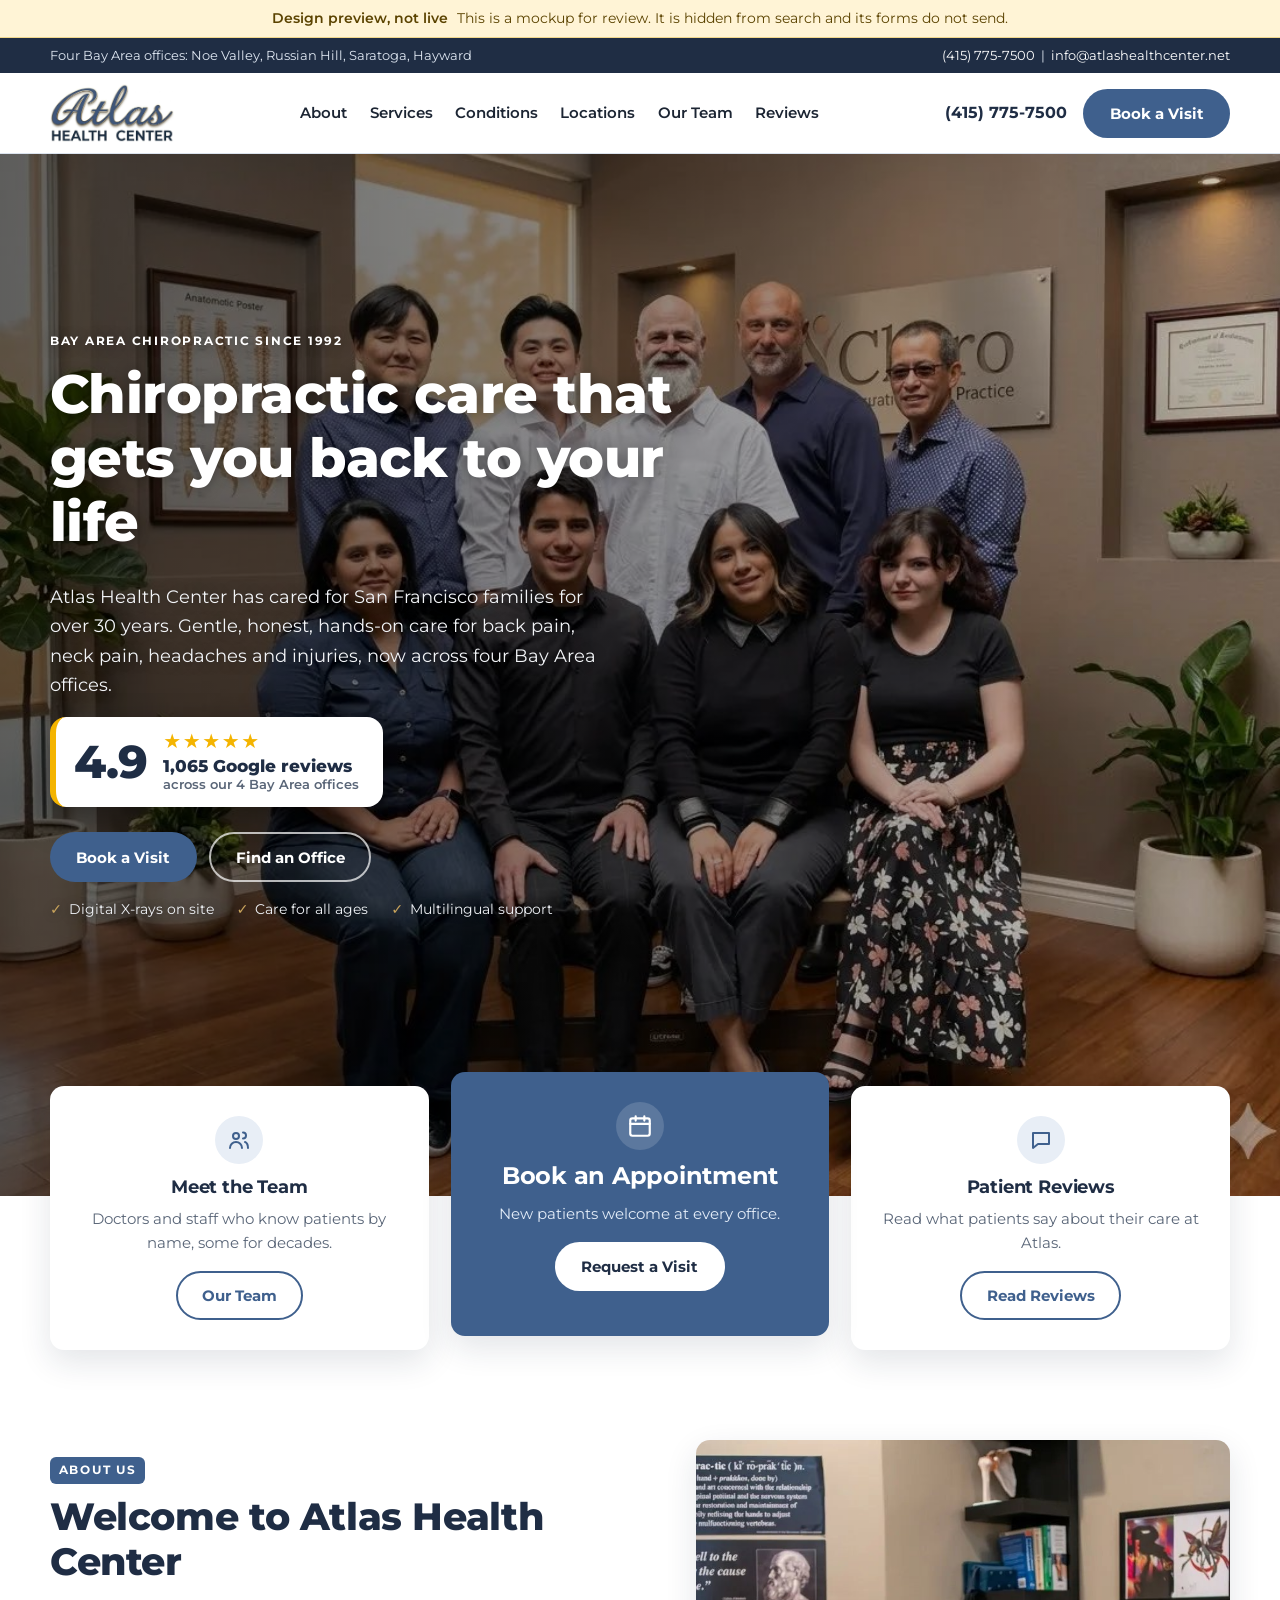
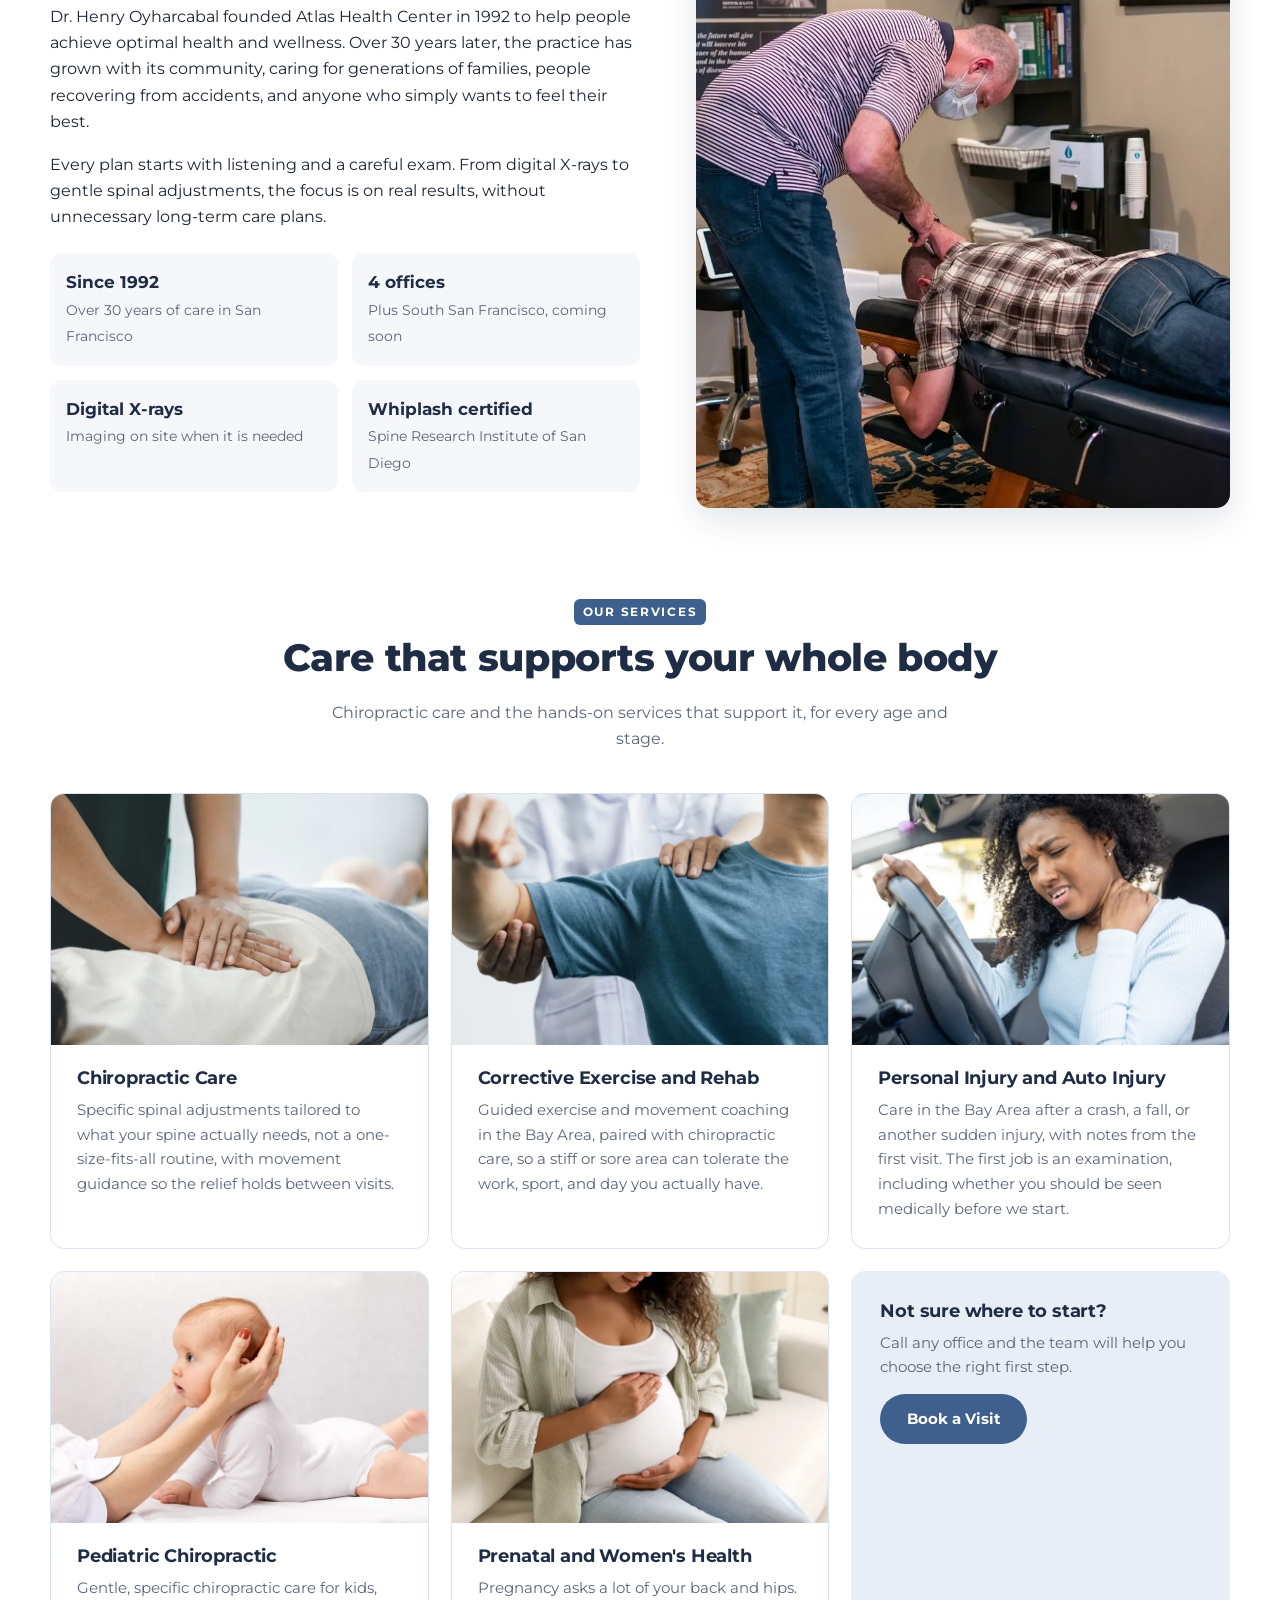
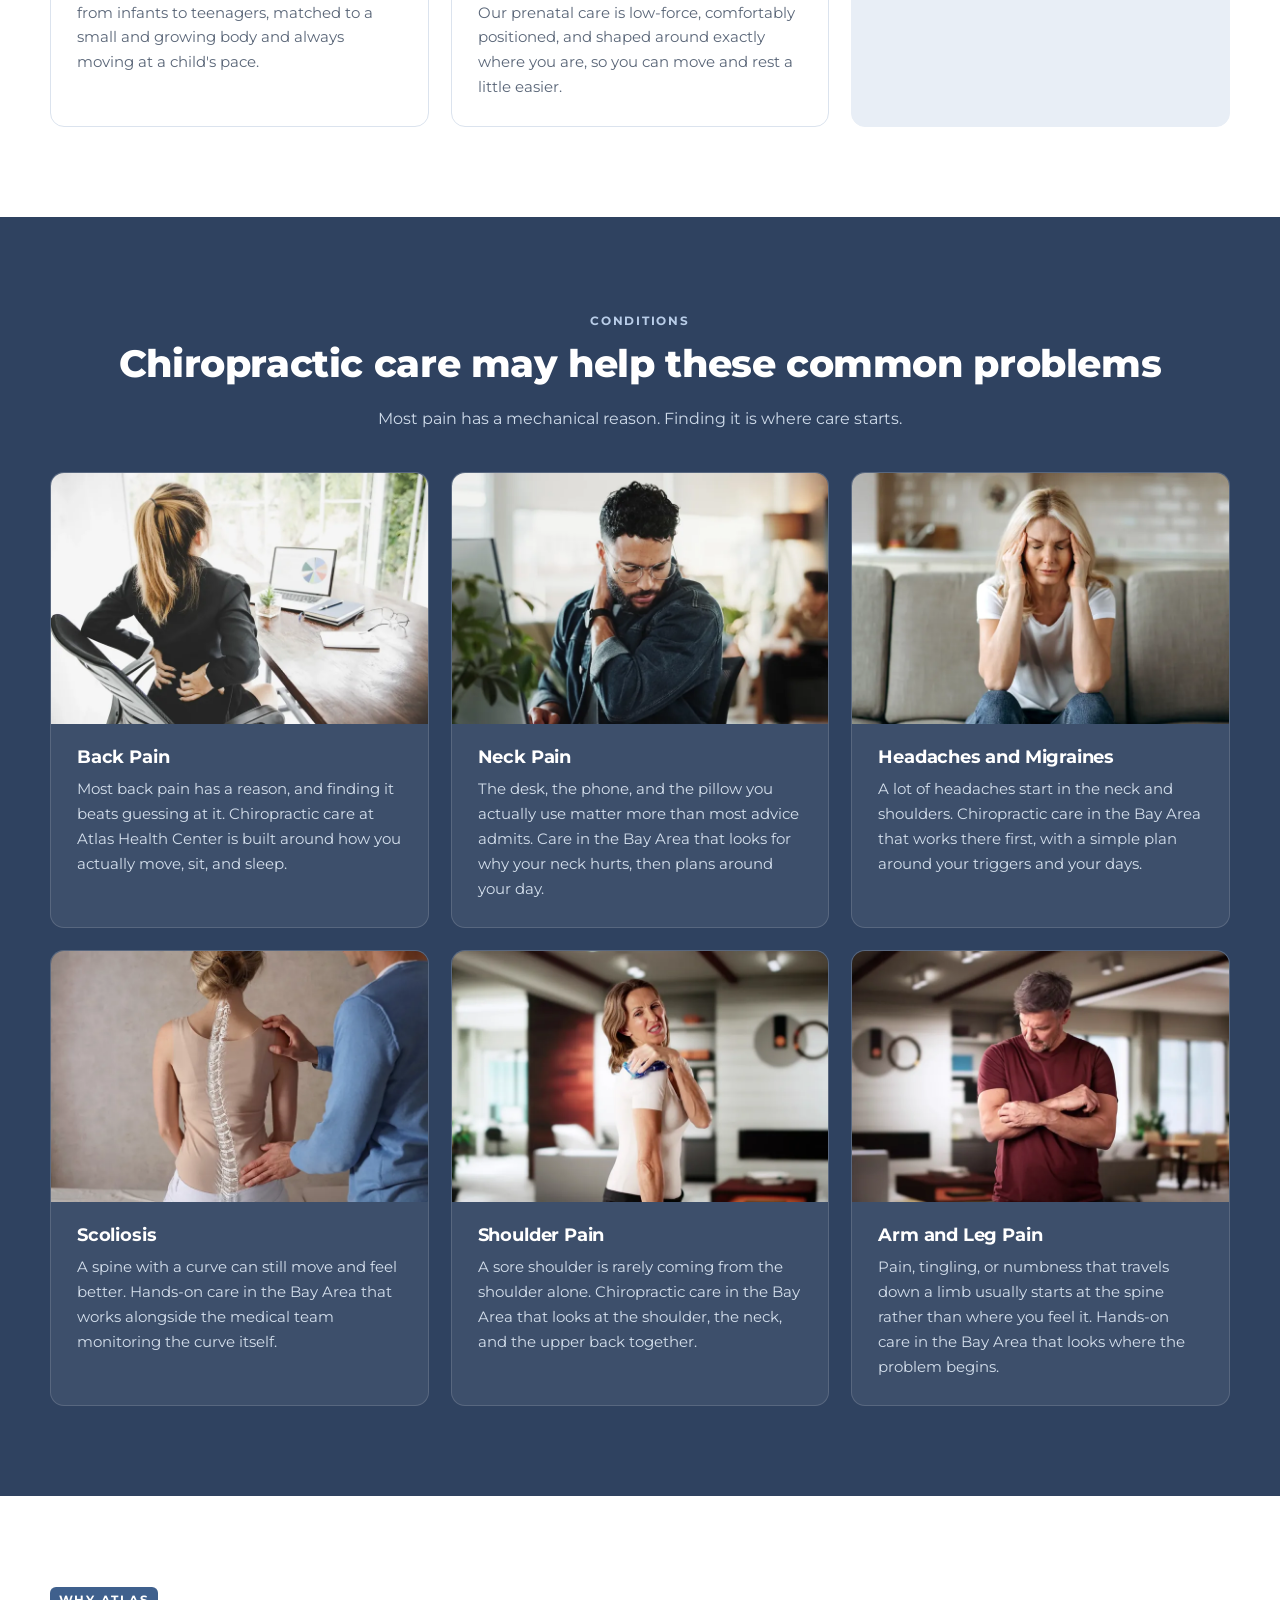
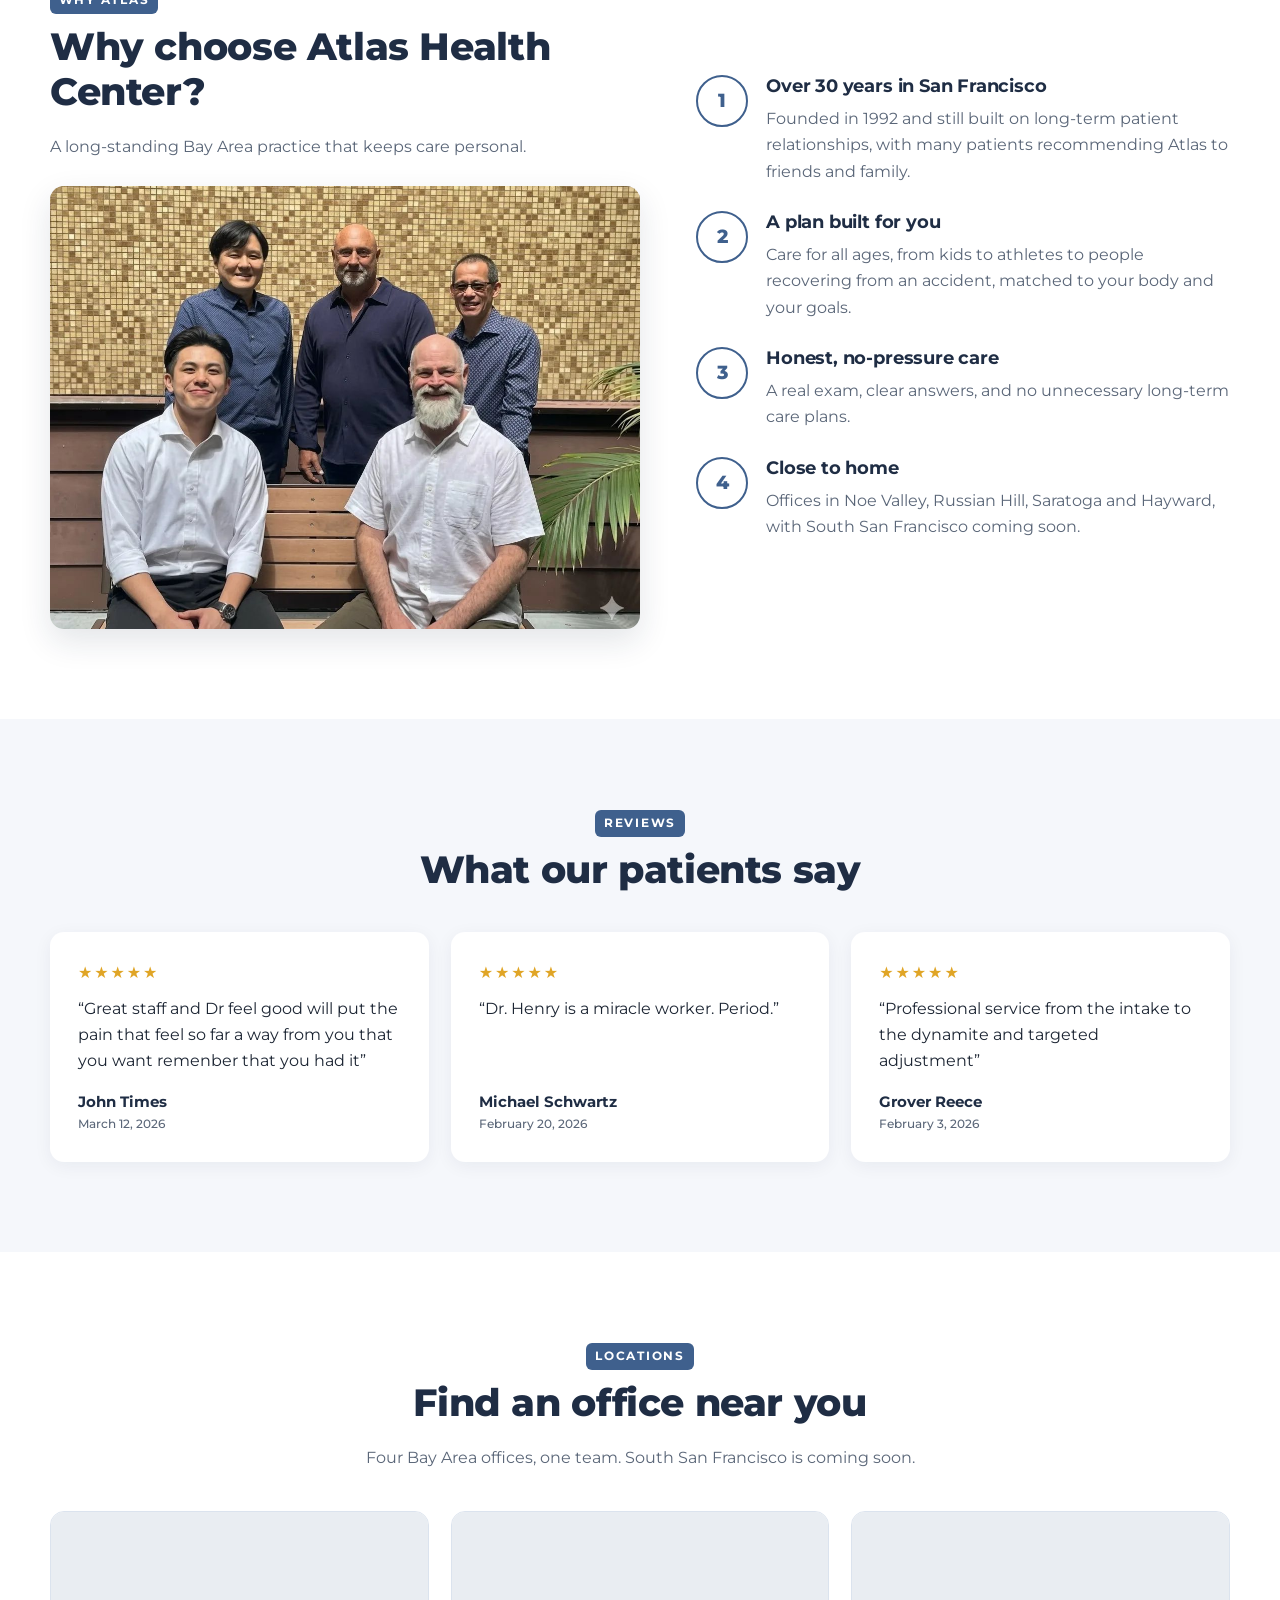
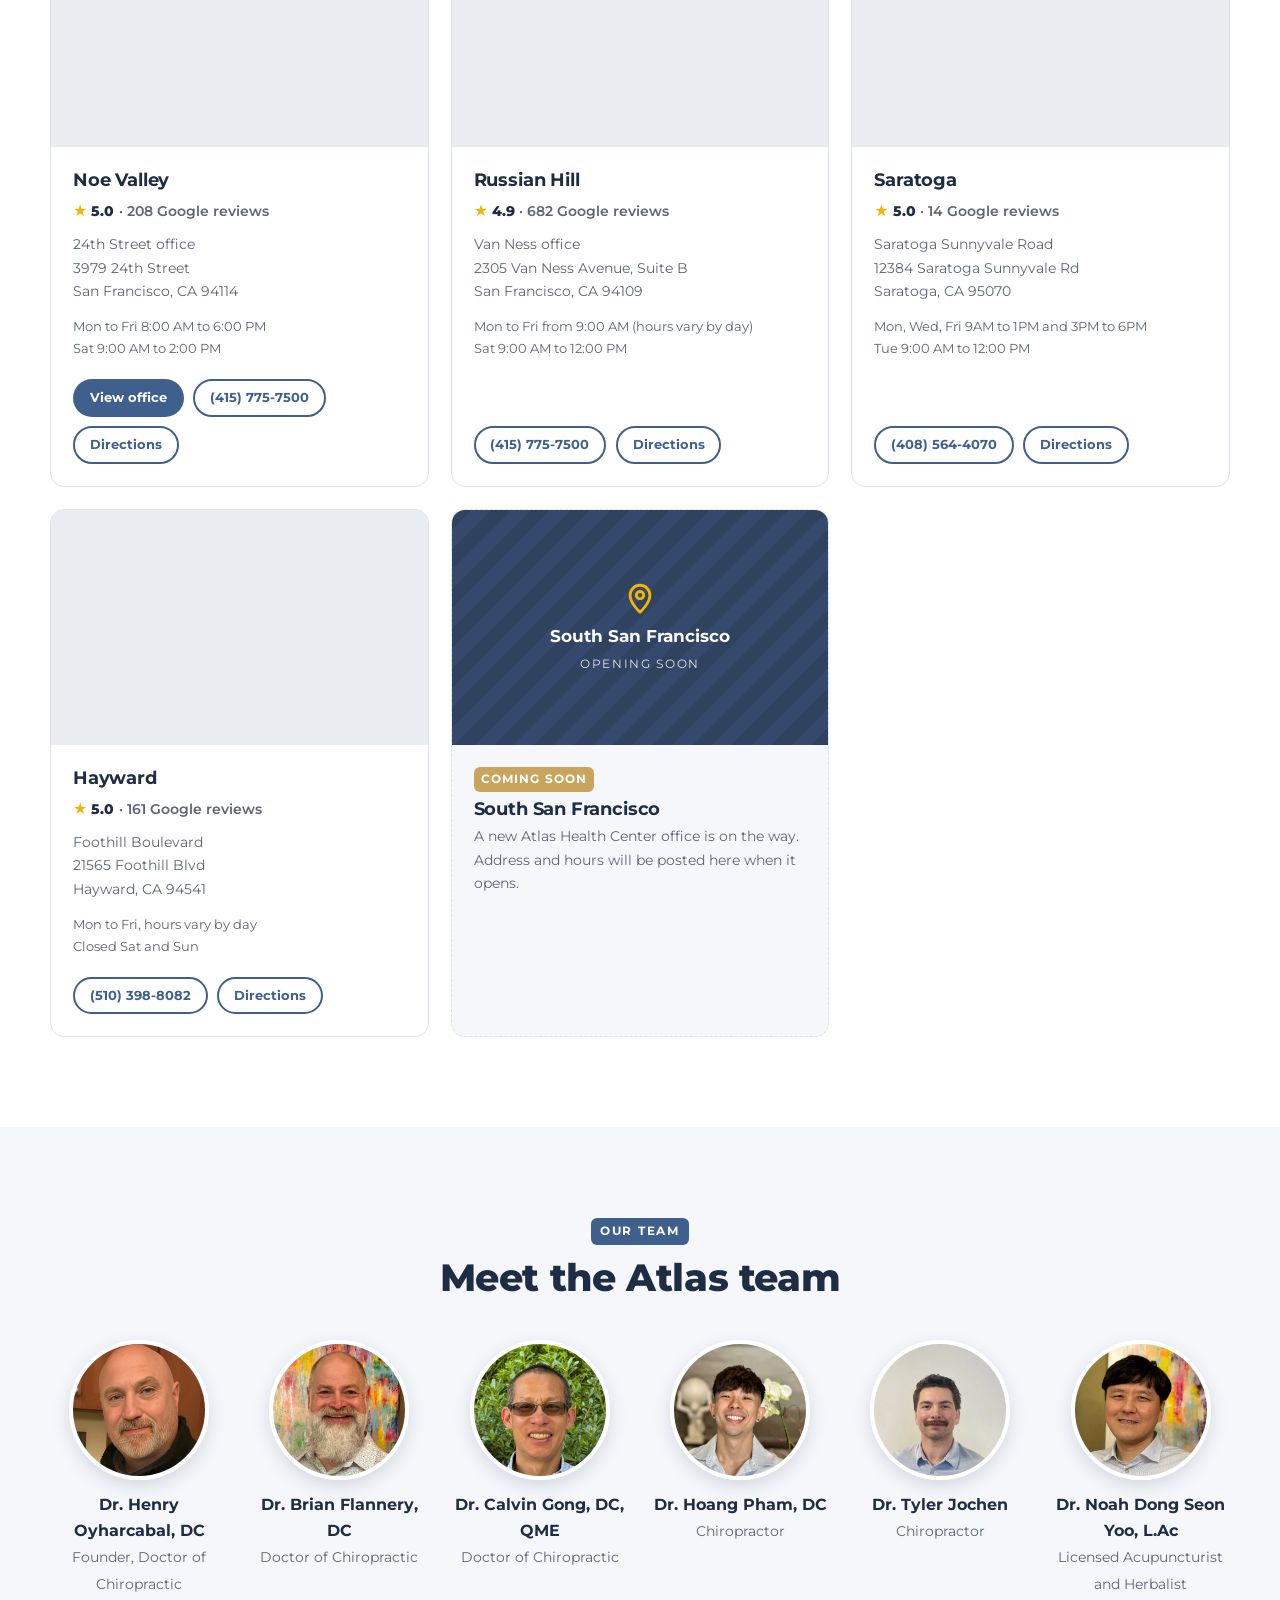
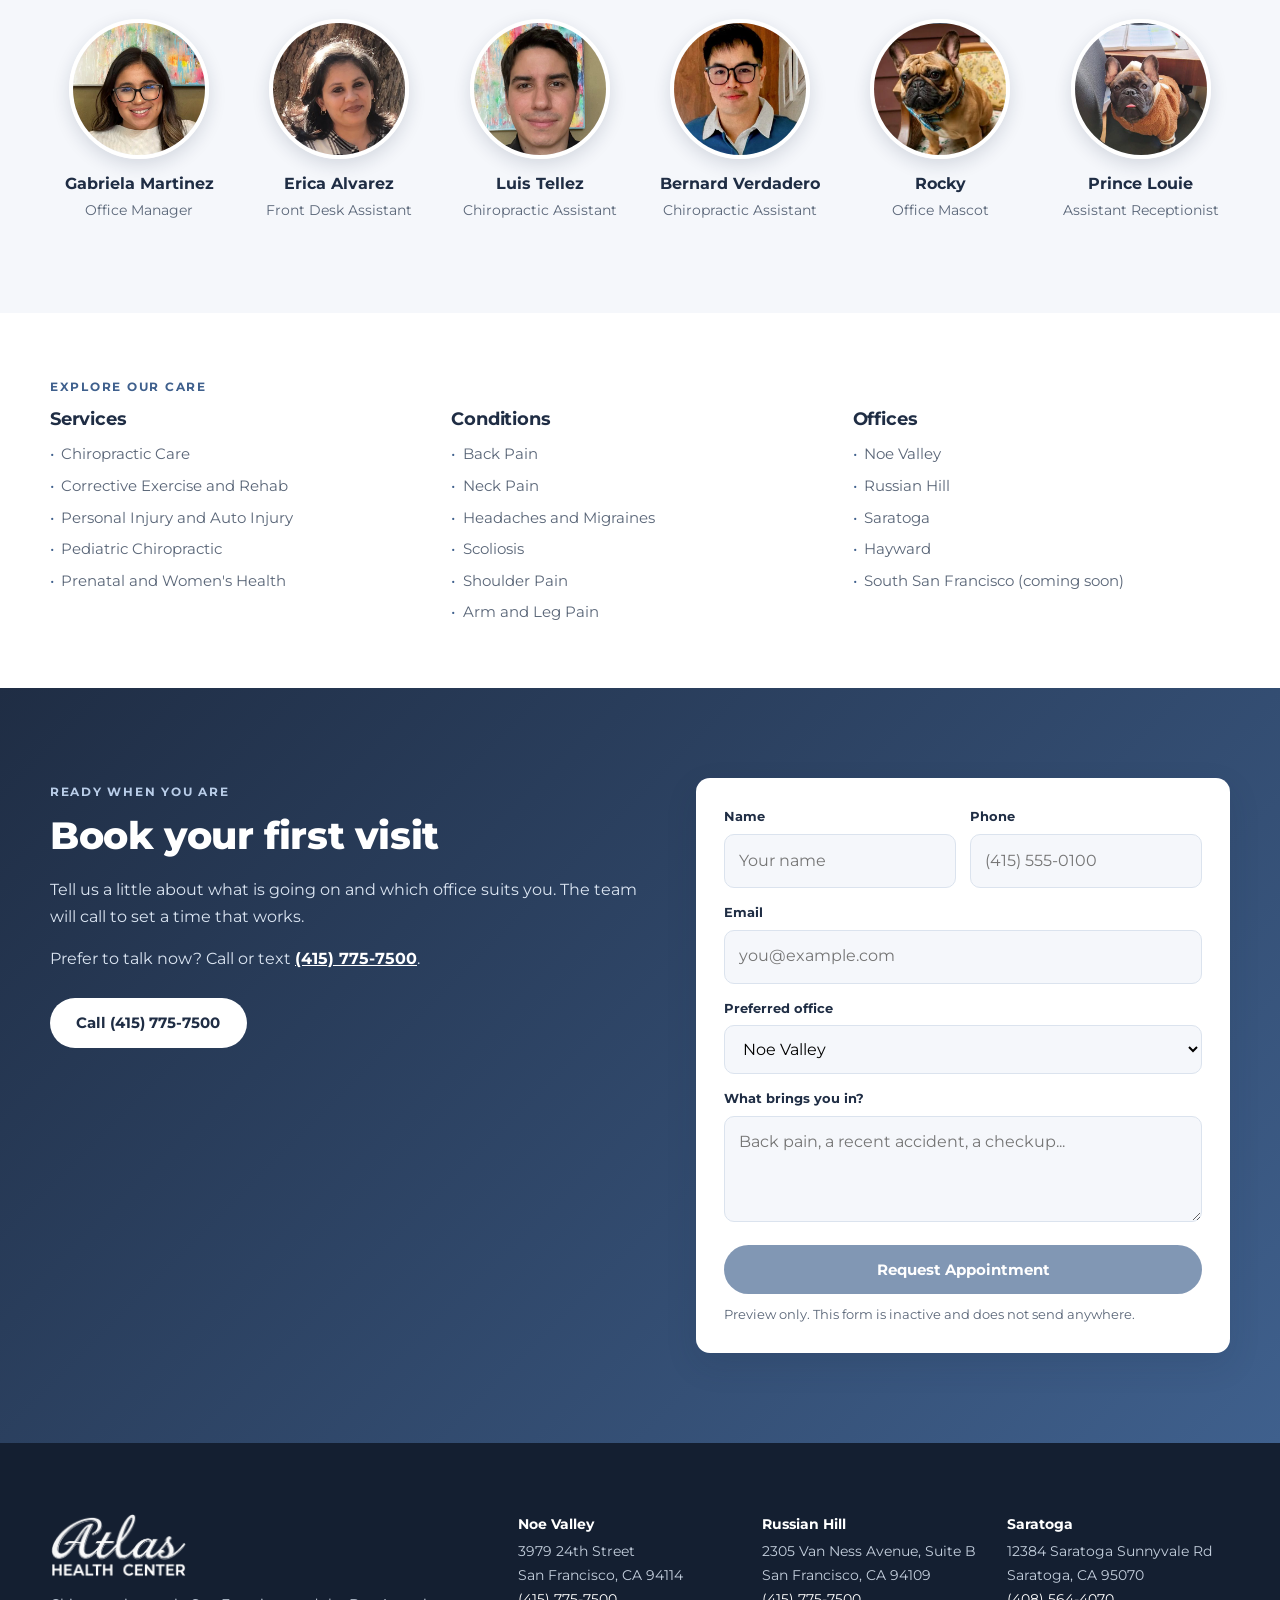
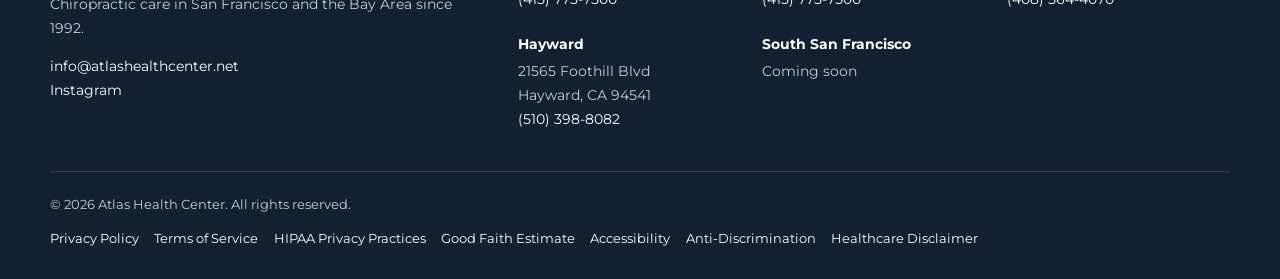
<file: index.html>
<!doctype html>
<html lang="en"><head>
<meta charset="utf-8"><meta name="viewport" content="width=device-width,initial-scale=1">
<meta name="robots" content="noindex,nofollow"><meta name="googlebot" content="noindex,nofollow">
<title>Chiropractor in San Francisco and the Bay Area | Atlas Health Center</title><meta name="description" content="Atlas Health Center: chiropractic care in Noe Valley, Russian Hill, Saratoga and Hayward since 1992.">
<link rel="icon" href="assets/img/favicon.png">
<link rel="preconnect" href="https://fonts.googleapis.com"><link rel="preconnect" href="https://fonts.gstatic.com" crossorigin>
<link href="https://fonts.googleapis.com/css2?family=Montserrat:wght@400;500;600;700;800&display=swap" rel="stylesheet">
<link rel="stylesheet" href="assets/css/site.css">
</head><body>
<div class="preview-banner">Design preview, not live <span>This is a mockup for review. It is hidden from search and its forms do not send.</span></div>
<div class="util"><div class="wrap"><span class="hide-m">Four Bay Area offices: Noe Valley, Russian Hill, Saratoga, Hayward</span><span><a href="tel:4157757500">(415) 775-7500</a> &nbsp;|&nbsp; <a href="mailto:info@atlashealthcenter.net">info@atlashealthcenter.net</a></span></div></div>
<header class="header"><div class="wrap">
<a class="logo" href="" aria-label="Atlas Health Center home"><img src="assets/img/atlas-logo.png" alt="Atlas Health Center" width="124" height="58"></a>
<nav class="nav" id="nav" aria-label="Main"><a href="#about">About</a><a href="#services">Services</a><a href="#conditions">Conditions</a><a href="#locations">Locations</a><a href="#team">Our Team</a><a href="#reviews">Reviews</a></nav>
<div class="head-cta"><a class="head-phone" href="tel:4157757500">(415) 775-7500</a><a class="btn btn-primary" href="#book">Book a Visit</a>
<button class="menu-btn" aria-label="Open menu" aria-expanded="false" onclick="var n=document.getElementById('nav');n.classList.toggle('open');this.setAttribute('aria-expanded',n.classList.contains('open'))"><span></span><span></span><span></span></button></div>
</div></header>
<main>
<section class="hero" style="background-image:url(assets/img/team-group.jpg);background-position:70% 30%"><div class="wrap">
<span class="eyebrow">Bay Area chiropractic since 1992</span>
<h1>Chiropractic care that gets you back to your life</h1>
<p class="lead">Atlas Health Center has cared for San Francisco families for over 30 years. Gentle, honest, hands-on care for back pain, neck pain, headaches and injuries, now across four Bay Area offices.</p>
<a class="rbadge" href="#reviews" aria-label="Rated 4.9 out of 5 from 1,065 Google reviews across our 4 Bay Area offices"><span class="rb-score">4.9</span><span class="rb-txt"><span class="rb-stars" aria-hidden="true">&#9733;&#9733;&#9733;&#9733;&#9733;</span><b>1,065 Google reviews</b><small>across our 4 Bay Area offices</small></span></a>
<div class="hero-actions"><a class="btn btn-primary" href="#book">Book a Visit</a><a class="btn btn-ghost" href="#locations">Find an Office</a></div>
<ul class="hero-points"><li>Digital X-rays on site</li><li>Care for all ages</li><li>Multilingual support</li></ul>
</div></section>
<div class="overlap"><div class="wrap">
<div class="ocard"><div class="ic"><svg width="24" height="24" viewBox="0 0 24 24" fill="none" stroke="currentColor" stroke-width="2" stroke-linecap="round"><circle cx="9" cy="8" r="3"/><path d="M3 20c0-3.3 2.7-6 6-6s6 2.7 6 6M16 4.5a3 3 0 0 1 0 6M18 14c2 .7 3 3 3 6"/></svg></div><h3>Meet the Team</h3><p>Doctors and staff who know patients by name, some for decades.</p><a class="btn btn-outline" href="#team">Our Team</a></div>
<div class="ocard feature"><div class="ic"><svg width="26" height="26" viewBox="0 0 24 24" fill="none" stroke="currentColor" stroke-width="2" stroke-linecap="round"><rect x="3" y="5" width="18" height="16" rx="2"/><path d="M3 10h18M8 3v4M16 3v4"/></svg></div><h3>Book an Appointment</h3><p>New patients welcome at every office.</p><a class="btn btn-light" href="#book">Request a Visit</a></div>
<div class="ocard"><div class="ic"><svg width="24" height="24" viewBox="0 0 24 24" fill="none" stroke="currentColor" stroke-width="2" stroke-linejoin="round"><path d="M4 5h16v11H9l-5 4z"/></svg></div><h3>Patient Reviews</h3><p>Read what patients say about their care at Atlas.</p><a class="btn btn-outline" href="#reviews">Read Reviews</a></div>
</div></div>

<section id="about"><div class="wrap split">
<div><span class="eyebrow tag">About us</span><h2>Welcome to Atlas Health Center</h2>
<p>Dr. Henry Oyharcabal founded Atlas Health Center in 1992 to help people achieve optimal health and wellness. Over 30 years later, the practice has grown with its community, caring for generations of families, people recovering from accidents, and anyone who simply wants to feel their best.</p>
<p>Every plan starts with listening and a careful exam. From digital X-rays to gentle spinal adjustments, the focus is on real results, without unnecessary long-term care plans.</p>
<div class="facts"><div class="fact"><b>Since 1992</b><span>Over 30 years of care in San Francisco</span></div><div class="fact"><b>4 offices</b><span>Plus South San Francisco, coming soon</span></div><div class="fact"><b>Digital X-rays</b><span>Imaging on site when it is needed</span></div><div class="fact"><b>Whiplash certified</b><span>Spine Research Institute of San Diego</span></div></div>
</div>
<img src="assets/img/adjustment.jpg" alt="An Atlas Health Center chiropractor adjusting a patient" loading="lazy">
</div></section>

<section id="services" style="padding-top:0"><div class="wrap">
<div class="center"><span class="eyebrow tag">Our services</span><h2>Care that supports your whole body</h2><p class="sub">Chiropractic care and the hands-on services that support it, for every age and stage.</p></div>
<div class="grid g3" style="margin-top:40px"><div class="scard has-img"><img class="simg" src="assets/img/stock/chiropractic-care.webp" alt="Hands-on chiropractic care for the lower back" loading="lazy" width="780" height="520"><div class="sbody"><h3>Chiropractic Care</h3><p>Specific spinal adjustments tailored to what your spine actually needs, not a one-size-fits-all routine, with movement guidance so the relief holds between visits.</p></div></div><div class="scard has-img"><img class="simg" src="assets/img/stock/corrective-exercise-rehab.webp" alt="Shoulder and arm movement assessment during rehab" loading="lazy" width="780" height="520"><div class="sbody"><h3>Corrective Exercise and Rehab</h3><p>Guided exercise and movement coaching in the Bay Area, paired with chiropractic care, so a stiff or sore area can tolerate the work, sport, and day you actually have.</p></div></div><div class="scard has-img"><img class="simg" src="assets/img/stock/personal-injury-auto.webp" alt="Driver holding a sore neck after a car accident" loading="lazy" width="780" height="520"><div class="sbody"><h3>Personal Injury and Auto Injury</h3><p>Care in the Bay Area after a crash, a fall, or another sudden injury, with notes from the first visit. The first job is an examination, including whether you should be seen medically before we start.</p></div></div><div class="scard has-img"><img class="simg" src="assets/img/stock/pediatric-chiropractic.webp" alt="Gentle chiropractic care for a baby" loading="lazy" width="780" height="520"><div class="sbody"><h3>Pediatric Chiropractic</h3><p>Gentle, specific chiropractic care for kids, from infants to teenagers, matched to a small and growing body and always moving at a child's pace.</p></div></div><div class="scard has-img"><img class="simg" src="assets/img/stock/prenatal-womens-health.webp" alt="Pregnant woman resting on a sofa" loading="lazy" width="780" height="520"><div class="sbody"><h3>Prenatal and Women's Health</h3><p>Pregnancy asks a lot of your back and hips. Our prenatal care is low-force, comfortably positioned, and shaped around exactly where you are, so you can move and rest a little easier.</p></div></div>
<div class="scard" style="background:var(--sky);border-color:var(--sky)"><h3>Not sure where to start?</h3><p>Call any office and the team will help you choose the right first step.</p><p style="margin-top:14px"><a class="btn btn-primary" href="#book">Book a Visit</a></p></div></div>
</div></section>

<section class="band" id="conditions"><div class="wrap">
<div class="center"><span class="eyebrow">Conditions</span><h2>Chiropractic care may help these common problems</h2><p class="sub">Most pain has a mechanical reason. Finding it is where care starts.</p></div>
<div class="grid g3" style="margin-top:40px"><div class="scard has-img"><img class="simg" src="assets/img/stock/back-pain.webp" alt="Woman at a desk holding her lower back" loading="lazy" width="780" height="520"><div class="sbody"><h3>Back Pain</h3><p>Most back pain has a reason, and finding it beats guessing at it. Chiropractic care at Atlas Health Center is built around how you actually move, sit, and sleep.</p></div></div><div class="scard has-img"><img class="simg" src="assets/img/stock/neck-pain.webp" alt="Man rubbing the back of a sore neck" loading="lazy" width="780" height="520"><div class="sbody"><h3>Neck Pain</h3><p>The desk, the phone, and the pillow you actually use matter more than most advice admits. Care in the Bay Area that looks for why your neck hurts, then plans around your day.</p></div></div><div class="scard has-img"><img class="simg" src="assets/img/stock/headaches-migraines.webp" alt="Woman on a sofa holding her head with a headache" loading="lazy" width="780" height="520"><div class="sbody"><h3>Headaches and Migraines</h3><p>A lot of headaches start in the neck and shoulders. Chiropractic care in the Bay Area that works there first, with a simple plan around your triggers and your days.</p></div></div><div class="scard has-img"><img class="simg" src="assets/img/stock/scoliosis.webp" alt="Spine curve illustrated on a woman's back" loading="lazy" width="780" height="520"><div class="sbody"><h3>Scoliosis</h3><p>A spine with a curve can still move and feel better. Hands-on care in the Bay Area that works alongside the medical team monitoring the curve itself.</p></div></div><div class="scard has-img"><img class="simg" src="assets/img/stock/shoulder-pain.webp" alt="Woman holding a sore shoulder" loading="lazy" width="780" height="520"><div class="sbody"><h3>Shoulder Pain</h3><p>A sore shoulder is rarely coming from the shoulder alone. Chiropractic care in the Bay Area that looks at the shoulder, the neck, and the upper back together.</p></div></div><div class="scard has-img"><img class="simg" src="assets/img/stock/arm-leg-pain.webp" alt="Man holding a sore elbow" loading="lazy" width="780" height="520"><div class="sbody"><h3>Arm and Leg Pain</h3><p>Pain, tingling, or numbness that travels down a limb usually starts at the spine rather than where you feel it. Hands-on care in the Bay Area that looks where the problem begins.</p></div></div></div>
</div></section>

<section><div class="wrap split">
<div><span class="eyebrow tag">Why Atlas</span><h2>Why choose Atlas Health Center?</h2><p class="sub" style="margin:0">A long-standing Bay Area practice that keeps care personal.</p>
<img src="assets/img/doctors.jpg" alt="Atlas Health Center doctors" loading="lazy" style="aspect-ratio:4/3;margin-top:26px"></div>
<div class="steps">
<div class="step"><div class="n">1</div><div><h3>Over 30 years in San Francisco</h3><p>Founded in 1992 and still built on long-term patient relationships, with many patients recommending Atlas to friends and family.</p></div></div>
<div class="step"><div class="n">2</div><div><h3>A plan built for you</h3><p>Care for all ages, from kids to athletes to people recovering from an accident, matched to your body and your goals.</p></div></div>
<div class="step"><div class="n">3</div><div><h3>Honest, no-pressure care</h3><p>A real exam, clear answers, and no unnecessary long-term care plans.</p></div></div>
<div class="step"><div class="n">4</div><div><h3>Close to home</h3><p>Offices in Noe Valley, Russian Hill, Saratoga and Hayward, with South San Francisco coming soon.</p></div></div>
</div></div></section>

<section class="reviews" id="reviews"><div class="wrap">
<div class="center"><span class="eyebrow tag">Reviews</span><h2>What our patients say</h2></div>
<div class="grid g3" style="margin-top:40px"><div class="rcard"><div class="stars" aria-label="5 stars">&#9733;&#9733;&#9733;&#9733;&#9733;</div><blockquote>&ldquo;Great staff and Dr feel good will put the pain that feel so far a way from you that you want remenber that you had it&rdquo;</blockquote><div class="who">John Times<small>March 12, 2026</small></div></div><div class="rcard"><div class="stars" aria-label="5 stars">&#9733;&#9733;&#9733;&#9733;&#9733;</div><blockquote>&ldquo;Dr. Henry is a miracle worker. Period.&rdquo;</blockquote><div class="who">Michael Schwartz<small>February 20, 2026</small></div></div><div class="rcard"><div class="stars" aria-label="5 stars">&#9733;&#9733;&#9733;&#9733;&#9733;</div><blockquote>&ldquo;Professional service from the intake to the dynamite and targeted adjustment&rdquo;</blockquote><div class="who">Grover Reece<small>February 3, 2026</small></div></div></div>
</div></section>

<section id="locations"><div class="wrap">
<div class="center"><span class="eyebrow tag">Locations</span><h2>Find an office near you</h2><p class="sub">Four Bay Area offices, one team. South San Francisco is coming soon.</p></div>
<div class="grid locs" style="margin-top:40px"><article class="lcard"><div class="ph map"><iframe src="https://maps.google.com/maps?q=Atlas+Health+Center%2C+3979+24th+St%2C+San+Francisco%2C+CA+94114&amp;z=15&amp;output=embed" title="Map with a pin at Atlas Health Center Noe Valley" loading="lazy" referrerpolicy="no-referrer-when-downgrade" allowfullscreen></iframe></div><div class="bd"><h3>Noe Valley</h3><a class="lrate" href="https://search.google.com/local/reviews?placeid=ChIJ3yFhwEN_j4ARbZSq4LDWIMs" target="_blank" rel="noopener"><span aria-hidden="true">&#9733;</span> 5.0 <span>&middot; 208 Google reviews</span></a><p class="addr">24th Street office<br>3979 24th Street<br>San Francisco, CA 94114</p><p class="hrs">Mon to Fri 8:00 AM to 6:00 PM<br>Sat 9:00 AM to 2:00 PM</p>
<div class="acts"><a class="btn btn-primary" href="noe-valley/">View office</a><a class="btn btn-outline" href="tel:4157757500">(415) 775-7500</a><a class="btn btn-outline" href="https://www.google.com/maps/search/?api=1&query=3979+24th+Street+San+Francisco+CA+94114" target="_blank" rel="noopener">Directions</a></div></div></article><article class="lcard"><div class="ph map"><iframe src="https://maps.google.com/maps?q=Atlas+Health+Center%2C+2305+Van+Ness+Ave+%23b%2C+San+Francisco%2C+CA+94109&amp;z=15&amp;output=embed" title="Map with a pin at Atlas Health Center Russian Hill" loading="lazy" referrerpolicy="no-referrer-when-downgrade" allowfullscreen></iframe></div><div class="bd"><h3>Russian Hill</h3><a class="lrate" href="https://search.google.com/local/reviews?placeid=ChIJpQTW1OmAhYARqmCM7pTU0ZQ" target="_blank" rel="noopener"><span aria-hidden="true">&#9733;</span> 4.9 <span>&middot; 682 Google reviews</span></a><p class="addr">Van Ness office<br>2305 Van Ness Avenue, Suite B<br>San Francisco, CA 94109</p><p class="hrs">Mon to Fri from 9:00 AM (hours vary by day)<br>Sat 9:00 AM to 12:00 PM</p>
<div class="acts"><a class="btn btn-outline" href="tel:4157757500">(415) 775-7500</a><a class="btn btn-outline" href="https://www.google.com/maps/search/?api=1&query=2305+Van+Ness+Avenue+San+Francisco+CA+94109" target="_blank" rel="noopener">Directions</a></div></div></article><article class="lcard"><div class="ph map"><iframe src="https://maps.google.com/maps?q=Atlas+Health+Center+Saratoga%2C+12384+Saratoga+Sunnyvale+Rd%2C+Saratoga%2C+CA+95070&amp;z=15&amp;output=embed" title="Map with a pin at Atlas Health Center Saratoga" loading="lazy" referrerpolicy="no-referrer-when-downgrade" allowfullscreen></iframe></div><div class="bd"><h3>Saratoga</h3><a class="lrate" href="https://search.google.com/local/reviews?placeid=ChIJYTGCdim1j4ARN8Z3wP57uIA" target="_blank" rel="noopener"><span aria-hidden="true">&#9733;</span> 5.0 <span>&middot; 14 Google reviews</span></a><p class="addr">Saratoga Sunnyvale Road<br>12384 Saratoga Sunnyvale Rd<br>Saratoga, CA 95070</p><p class="hrs">Mon, Wed, Fri 9AM to 1PM and 3PM to 6PM<br>Tue 9:00 AM to 12:00 PM</p>
<div class="acts"><a class="btn btn-outline" href="tel:4085644070">(408) 564-4070</a><a class="btn btn-outline" href="https://www.google.com/maps/search/?api=1&query=12384+Saratoga+Sunnyvale+Rd+Saratoga+CA+95070" target="_blank" rel="noopener">Directions</a></div></div></article><article class="lcard"><div class="ph map"><iframe src="https://maps.google.com/maps?q=Atlas+Health+Center%2C+21565+Foothill+Blvd%2C+Hayward%2C+CA+94541&amp;z=15&amp;output=embed" title="Map with a pin at Atlas Health Center Hayward" loading="lazy" referrerpolicy="no-referrer-when-downgrade" allowfullscreen></iframe></div><div class="bd"><h3>Hayward</h3><a class="lrate" href="https://search.google.com/local/reviews?placeid=ChIJc5rcYOGRj4ARilj6sOlWM0s" target="_blank" rel="noopener"><span aria-hidden="true">&#9733;</span> 5.0 <span>&middot; 161 Google reviews</span></a><p class="addr">Foothill Boulevard<br>21565 Foothill Blvd<br>Hayward, CA 94541</p><p class="hrs">Mon to Fri, hours vary by day<br>Closed Sat and Sun</p>
<div class="acts"><a class="btn btn-outline" href="tel:5103988082">(510) 398-8082</a><a class="btn btn-outline" href="https://www.google.com/maps/search/?api=1&query=21565+Foothill+Blvd+Hayward+CA+94541" target="_blank" rel="noopener">Directions</a></div></div></article><article class="lcard soon"><div class="ph soonph"><div class="soonpin"><svg width="34" height="34" viewBox="0 0 24 24" fill="none" stroke="currentColor" stroke-width="2" stroke-linecap="round" stroke-linejoin="round" aria-hidden="true"><path d="M12 22s7-6.2 7-12a7 7 0 0 0-14 0c0 5.8 7 12 7 12z"/><circle cx="12" cy="10" r="2.6"/></svg><b>South San Francisco</b><span>Opening soon</span></div></div><div class="bd"><span class="badge">Coming soon</span><h3>South San Francisco</h3><p class="addr">A new Atlas Health Center office is on the way. Address and hours will be posted here when it opens.</p></div></article></div>
</div></section>

<section id="team" style="background:var(--mist)"><div class="wrap">
<div class="center"><span class="eyebrow tag">Our team</span><h2>Meet the Atlas team</h2></div>
<div class="grid team" style="margin-top:40px"><div class="tm"><img src="assets/img/t-oyharcabal.jpg" alt="Dr. Henry Oyharcabal, DC" loading="lazy" width="140" height="140"><b>Dr. Henry Oyharcabal, DC</b><span>Founder, Doctor of Chiropractic</span></div><div class="tm"><img src="assets/img/t-flannery.jpg" alt="Dr. Brian Flannery, DC" loading="lazy" width="140" height="140"><b>Dr. Brian Flannery, DC</b><span>Doctor of Chiropractic</span></div><div class="tm"><img src="assets/img/t-gong.jpg" alt="Dr. Calvin Gong, DC, QME" loading="lazy" width="140" height="140"><b>Dr. Calvin Gong, DC, QME</b><span>Doctor of Chiropractic</span></div><div class="tm"><img src="assets/img/t-pham.jpg" alt="Dr. Hoang Pham, DC" loading="lazy" width="140" height="140"><b>Dr. Hoang Pham, DC</b><span>Chiropractor</span></div><div class="tm"><img src="assets/img/t-jochen.jpg" alt="Dr. Tyler Jochen" loading="lazy" width="140" height="140"><b>Dr. Tyler Jochen</b><span>Chiropractor</span></div><div class="tm"><img src="assets/img/t-yoo.jpg" alt="Dr. Noah Dong Seon Yoo, L.Ac" loading="lazy" width="140" height="140"><b>Dr. Noah Dong Seon Yoo, L.Ac</b><span>Licensed Acupuncturist and Herbalist</span></div><div class="tm"><img src="assets/img/t-martinez.jpg" alt="Gabriela Martinez" loading="lazy" width="140" height="140"><b>Gabriela Martinez</b><span>Office Manager</span></div><div class="tm"><img src="assets/img/t-alvarez.jpg" alt="Erica Alvarez" loading="lazy" width="140" height="140"><b>Erica Alvarez</b><span>Front Desk Assistant</span></div><div class="tm"><img src="assets/img/t-tellez.jpg" alt="Luis Tellez" loading="lazy" width="140" height="140"><b>Luis Tellez</b><span>Chiropractic Assistant</span></div><div class="tm"><img src="assets/img/t-verdadero.jpg" alt="Bernard Verdadero" loading="lazy" width="140" height="140"><b>Bernard Verdadero</b><span>Chiropractic Assistant</span></div><div class="tm"><img src="assets/img/t-rocky.jpg" alt="Rocky" loading="lazy" width="140" height="140"><b>Rocky</b><span>Office Mascot</span></div><div class="tm"><img src="assets/img/t-prince-louie.jpg" alt="Prince Louie" loading="lazy" width="140" height="140"><b>Prince Louie</b><span>Assistant Receptionist</span></div></div>
</div></section>

<section style="padding:60px 0"><div class="wrap"><span class="eyebrow">Explore our care</span><div class="explore"><div><h3>Services</h3><ul><li>Chiropractic Care</li><li>Corrective Exercise and Rehab</li><li>Personal Injury and Auto Injury</li><li>Pediatric Chiropractic</li><li>Prenatal and Women's Health</li></ul></div><div><h3>Conditions</h3><ul><li>Back Pain</li><li>Neck Pain</li><li>Headaches and Migraines</li><li>Scoliosis</li><li>Shoulder Pain</li><li>Arm and Leg Pain</li></ul></div><div><h3>Offices</h3><ul><li>Noe Valley</li><li>Russian Hill</li><li>Saratoga</li><li>Hayward</li><li>South San Francisco (coming soon)</li></ul></div></div></div></section>
<section class="book" id="book"><div class="wrap split">
<div><span class="eyebrow" style="color:#b9cde8">Ready when you are</span><h2>Book your first visit</h2>
<p>Tell us a little about what is going on and which office suits you. The team will call to set a time that works.</p>
<p>Prefer to talk now? Call or text <a href="tel:4157757500" style="color:#fff;font-weight:700">(415) 775-7500</a>.</p>
<div class="hero-actions"><a class="btn btn-light" href="tel:4157757500">Call (415) 775-7500</a></div></div>
<form class="form" action="javascript:void(0)" onsubmit="return false" aria-label="Appointment request (preview, does not send)">
<div class="row"><div><label for="fn">Name</label><input id="fn" name="name" autocomplete="name" placeholder="Your name"></div><div><label for="fp">Phone</label><input id="fp" name="phone" type="tel" autocomplete="tel" placeholder="(415) 555-0100"></div></div>
<label for="fe">Email</label><input id="fe" name="email" type="email" autocomplete="email" placeholder="you@example.com">
<label for="fo">Preferred office</label><select id="fo" name="office"><option>Noe Valley</option><option>Russian Hill</option><option>Saratoga</option><option>Hayward</option></select>
<label for="fm">What brings you in?</label><textarea id="fm" name="message" rows="3" placeholder="Back pain, a recent accident, a checkup..."></textarea>
<button class="btn btn-primary" type="button" disabled>Request Appointment</button>
<p class="note">Preview only. This form is inactive and does not send anywhere.</p></form></div></section>
</main>
<footer class="footer"><div class="wrap"><div class="fgrid">
<div><img src="assets/img/atlas-logo-white.png" alt="Atlas Health Center" width="137" height="64"><p>Chiropractic care in San Francisco and the Bay Area since 1992.</p><p><a href="mailto:info@atlashealthcenter.net">info@atlashealthcenter.net</a><br><a href="https://www.instagram.com/atlashealthcenter/" rel="noopener" target="_blank">Instagram</a></p></div>
<div class="foffices"><div><b>Noe Valley</b>3979 24th Street<br>San Francisco, CA 94114<br><a href="tel:4157757500">(415) 775-7500</a></div><div><b>Russian Hill</b>2305 Van Ness Avenue, Suite B<br>San Francisco, CA 94109<br><a href="tel:4157757500">(415) 775-7500</a></div><div><b>Saratoga</b>12384 Saratoga Sunnyvale Rd<br>Saratoga, CA 95070<br><a href="tel:4085644070">(408) 564-4070</a></div><div><b>Hayward</b>21565 Foothill Blvd<br>Hayward, CA 94541<br><a href="tel:5103988082">(510) 398-8082</a></div><div><b>South San Francisco</b>Coming soon</div></div></div>
<div class="legal"><span>&copy; 2026 Atlas Health Center. All rights reserved.</span><nav aria-label="Legal"><a href="legal/#privacy-policy">Privacy Policy</a><a href="legal/#terms-of-service">Terms of Service</a><a href="legal/#hipaa-privacy-practices">HIPAA Privacy Practices</a><a href="legal/#good-faith-estimate">Good Faith Estimate</a><a href="legal/#accessibility-statement">Accessibility</a><a href="legal/#anti-discrimination">Anti-Discrimination</a><a href="legal/#healthcare-disclaimer">Healthcare Disclaimer</a></nav></div></div></footer>
<div class="mbar"><a href="tel:4157757500">Call</a><a href="#book">Book a Visit</a></div>
</body></html>
</file>
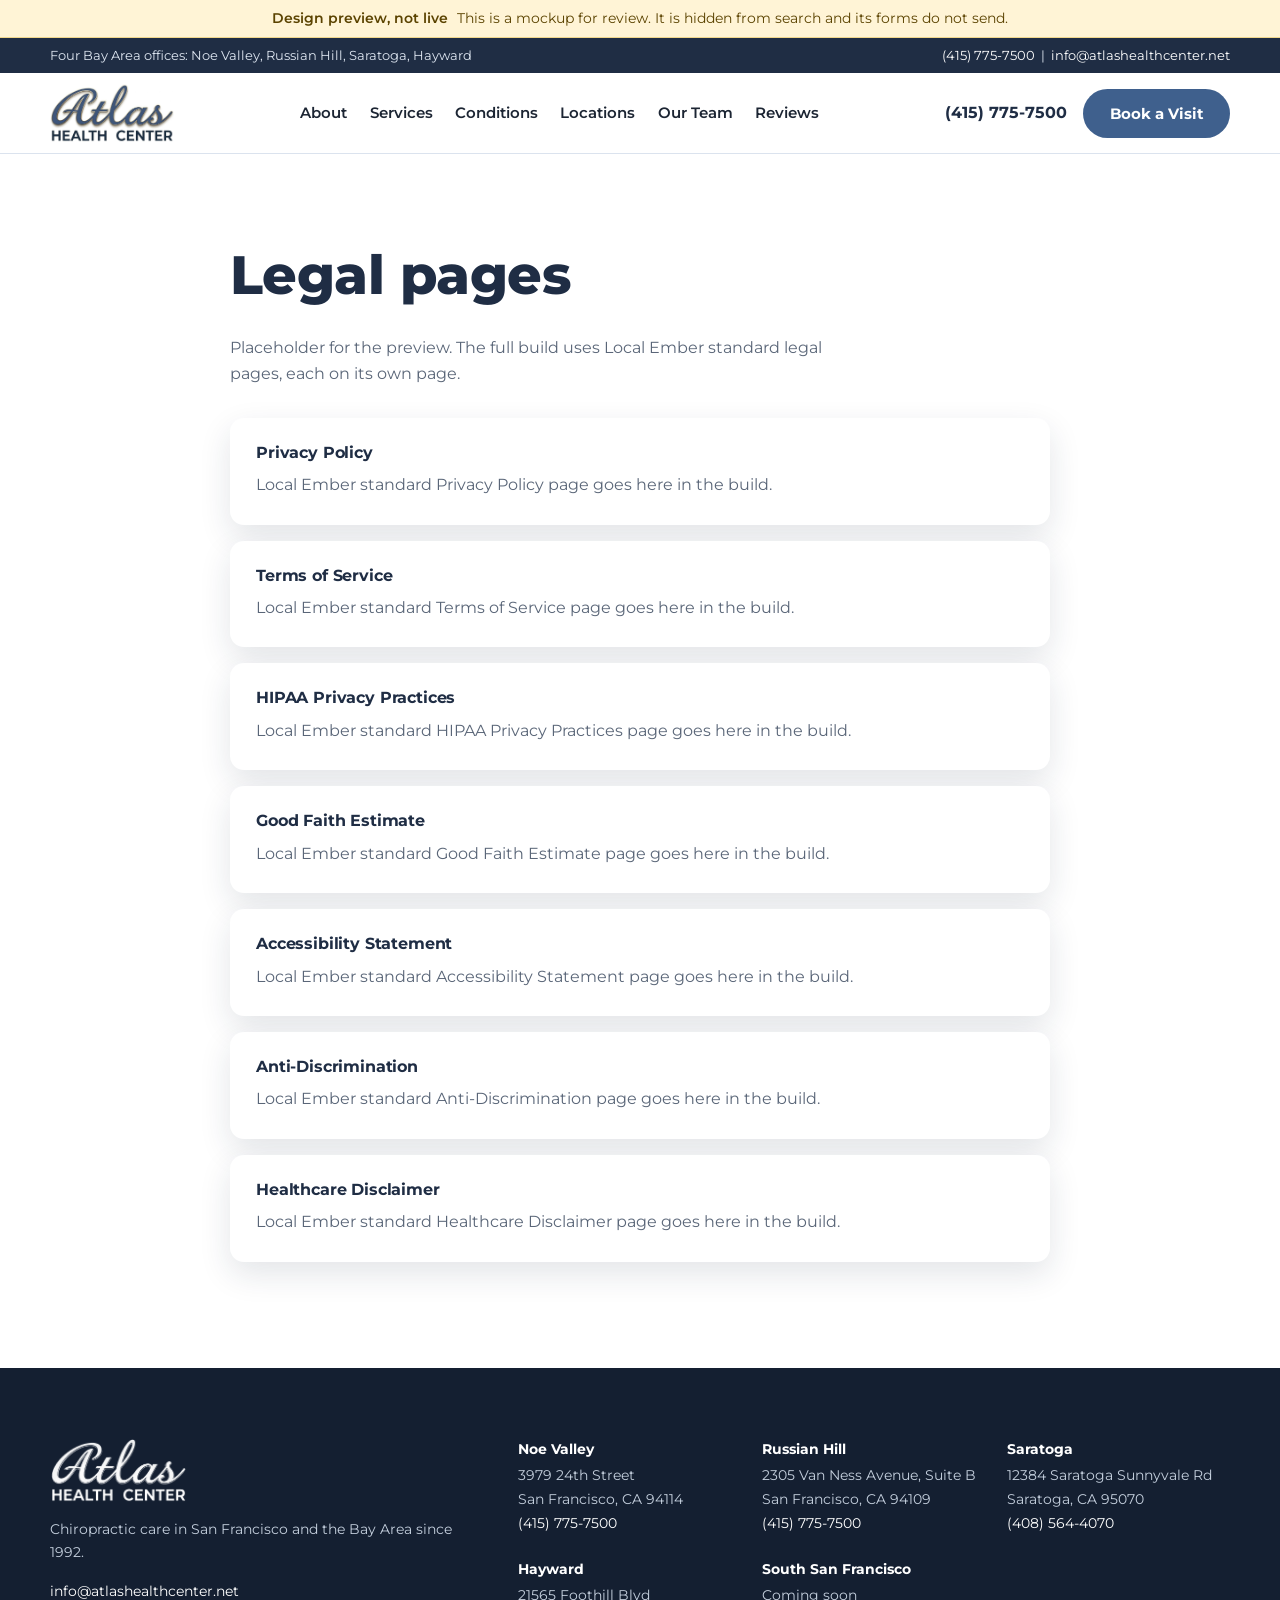
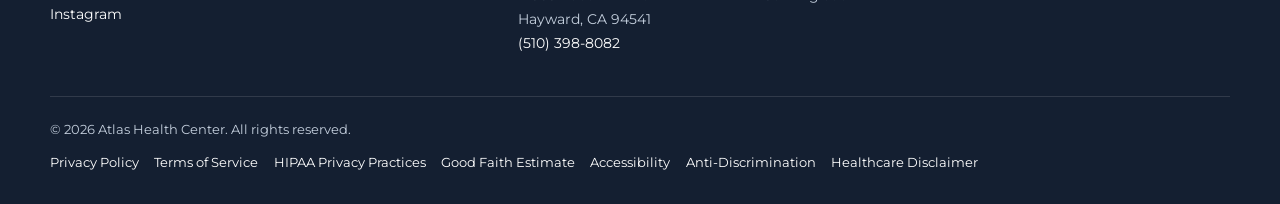
<file: legal/index.html>
<!doctype html>
<html lang="en"><head>
<meta charset="utf-8"><meta name="viewport" content="width=device-width,initial-scale=1">
<meta name="robots" content="noindex,nofollow"><meta name="googlebot" content="noindex,nofollow">
<title>Legal pages | Atlas Health Center</title><meta name="description" content="Legal page placeholders for the preview.">
<link rel="icon" href="../assets/img/favicon.png">
<link rel="preconnect" href="https://fonts.googleapis.com"><link rel="preconnect" href="https://fonts.gstatic.com" crossorigin>
<link href="https://fonts.googleapis.com/css2?family=Montserrat:wght@400;500;600;700;800&display=swap" rel="stylesheet">
<link rel="stylesheet" href="../assets/css/site.css">
</head><body>
<div class="preview-banner">Design preview, not live <span>This is a mockup for review. It is hidden from search and its forms do not send.</span></div>
<div class="util"><div class="wrap"><span class="hide-m">Four Bay Area offices: Noe Valley, Russian Hill, Saratoga, Hayward</span><span><a href="tel:4157757500">(415) 775-7500</a> &nbsp;|&nbsp; <a href="mailto:info@atlashealthcenter.net">info@atlashealthcenter.net</a></span></div></div>
<header class="header"><div class="wrap">
<a class="logo" href="../" aria-label="Atlas Health Center home"><img src="../assets/img/atlas-logo.png" alt="Atlas Health Center" width="124" height="58"></a>
<nav class="nav" id="nav" aria-label="Main"><a href="../#about">About</a><a href="../#services">Services</a><a href="../#conditions">Conditions</a><a href="../#locations">Locations</a><a href="../#team">Our Team</a><a href="../#reviews">Reviews</a></nav>
<div class="head-cta"><a class="head-phone" href="tel:4157757500">(415) 775-7500</a><a class="btn btn-primary" href="#book">Book a Visit</a>
<button class="menu-btn" aria-label="Open menu" aria-expanded="false" onclick="var n=document.getElementById('nav');n.classList.toggle('open');this.setAttribute('aria-expanded',n.classList.contains('open'))"><span></span><span></span><span></span></button></div>
</div></header>
<main><section><div class="wrap" style="max-width:820px"><h1>Legal pages</h1><p class="sub" style="margin:0 0 30px">Placeholder for the preview. The full build uses Local Ember standard legal pages, each on its own page.</p><div id="privacy-policy" class="ibox" style="margin-bottom:16px"><h3>Privacy Policy</h3><p>Local Ember standard Privacy Policy page goes here in the build.</p></div><div id="terms-of-service" class="ibox" style="margin-bottom:16px"><h3>Terms of Service</h3><p>Local Ember standard Terms of Service page goes here in the build.</p></div><div id="hipaa-privacy-practices" class="ibox" style="margin-bottom:16px"><h3>HIPAA Privacy Practices</h3><p>Local Ember standard HIPAA Privacy Practices page goes here in the build.</p></div><div id="good-faith-estimate" class="ibox" style="margin-bottom:16px"><h3>Good Faith Estimate</h3><p>Local Ember standard Good Faith Estimate page goes here in the build.</p></div><div id="accessibility-statement" class="ibox" style="margin-bottom:16px"><h3>Accessibility Statement</h3><p>Local Ember standard Accessibility Statement page goes here in the build.</p></div><div id="anti-discrimination" class="ibox" style="margin-bottom:16px"><h3>Anti-Discrimination</h3><p>Local Ember standard Anti-Discrimination page goes here in the build.</p></div><div id="healthcare-disclaimer" class="ibox" style="margin-bottom:16px"><h3>Healthcare Disclaimer</h3><p>Local Ember standard Healthcare Disclaimer page goes here in the build.</p></div></div></section></main><footer class="footer"><div class="wrap"><div class="fgrid">
<div><img src="../assets/img/atlas-logo-white.png" alt="Atlas Health Center" width="137" height="64"><p>Chiropractic care in San Francisco and the Bay Area since 1992.</p><p><a href="mailto:info@atlashealthcenter.net">info@atlashealthcenter.net</a><br><a href="https://www.instagram.com/atlashealthcenter/" rel="noopener" target="_blank">Instagram</a></p></div>
<div class="foffices"><div><b>Noe Valley</b>3979 24th Street<br>San Francisco, CA 94114<br><a href="tel:4157757500">(415) 775-7500</a></div><div><b>Russian Hill</b>2305 Van Ness Avenue, Suite B<br>San Francisco, CA 94109<br><a href="tel:4157757500">(415) 775-7500</a></div><div><b>Saratoga</b>12384 Saratoga Sunnyvale Rd<br>Saratoga, CA 95070<br><a href="tel:4085644070">(408) 564-4070</a></div><div><b>Hayward</b>21565 Foothill Blvd<br>Hayward, CA 94541<br><a href="tel:5103988082">(510) 398-8082</a></div><div><b>South San Francisco</b>Coming soon</div></div></div>
<div class="legal"><span>&copy; 2026 Atlas Health Center. All rights reserved.</span><nav aria-label="Legal"><a href="../legal/#privacy-policy">Privacy Policy</a><a href="../legal/#terms-of-service">Terms of Service</a><a href="../legal/#hipaa-privacy-practices">HIPAA Privacy Practices</a><a href="../legal/#good-faith-estimate">Good Faith Estimate</a><a href="../legal/#accessibility-statement">Accessibility</a><a href="../legal/#anti-discrimination">Anti-Discrimination</a><a href="../legal/#healthcare-disclaimer">Healthcare Disclaimer</a></nav></div></div></footer>
<div class="mbar"><a href="tel:4157757500">Call</a><a href="#book">Book a Visit</a></div>
</body></html>
</file>
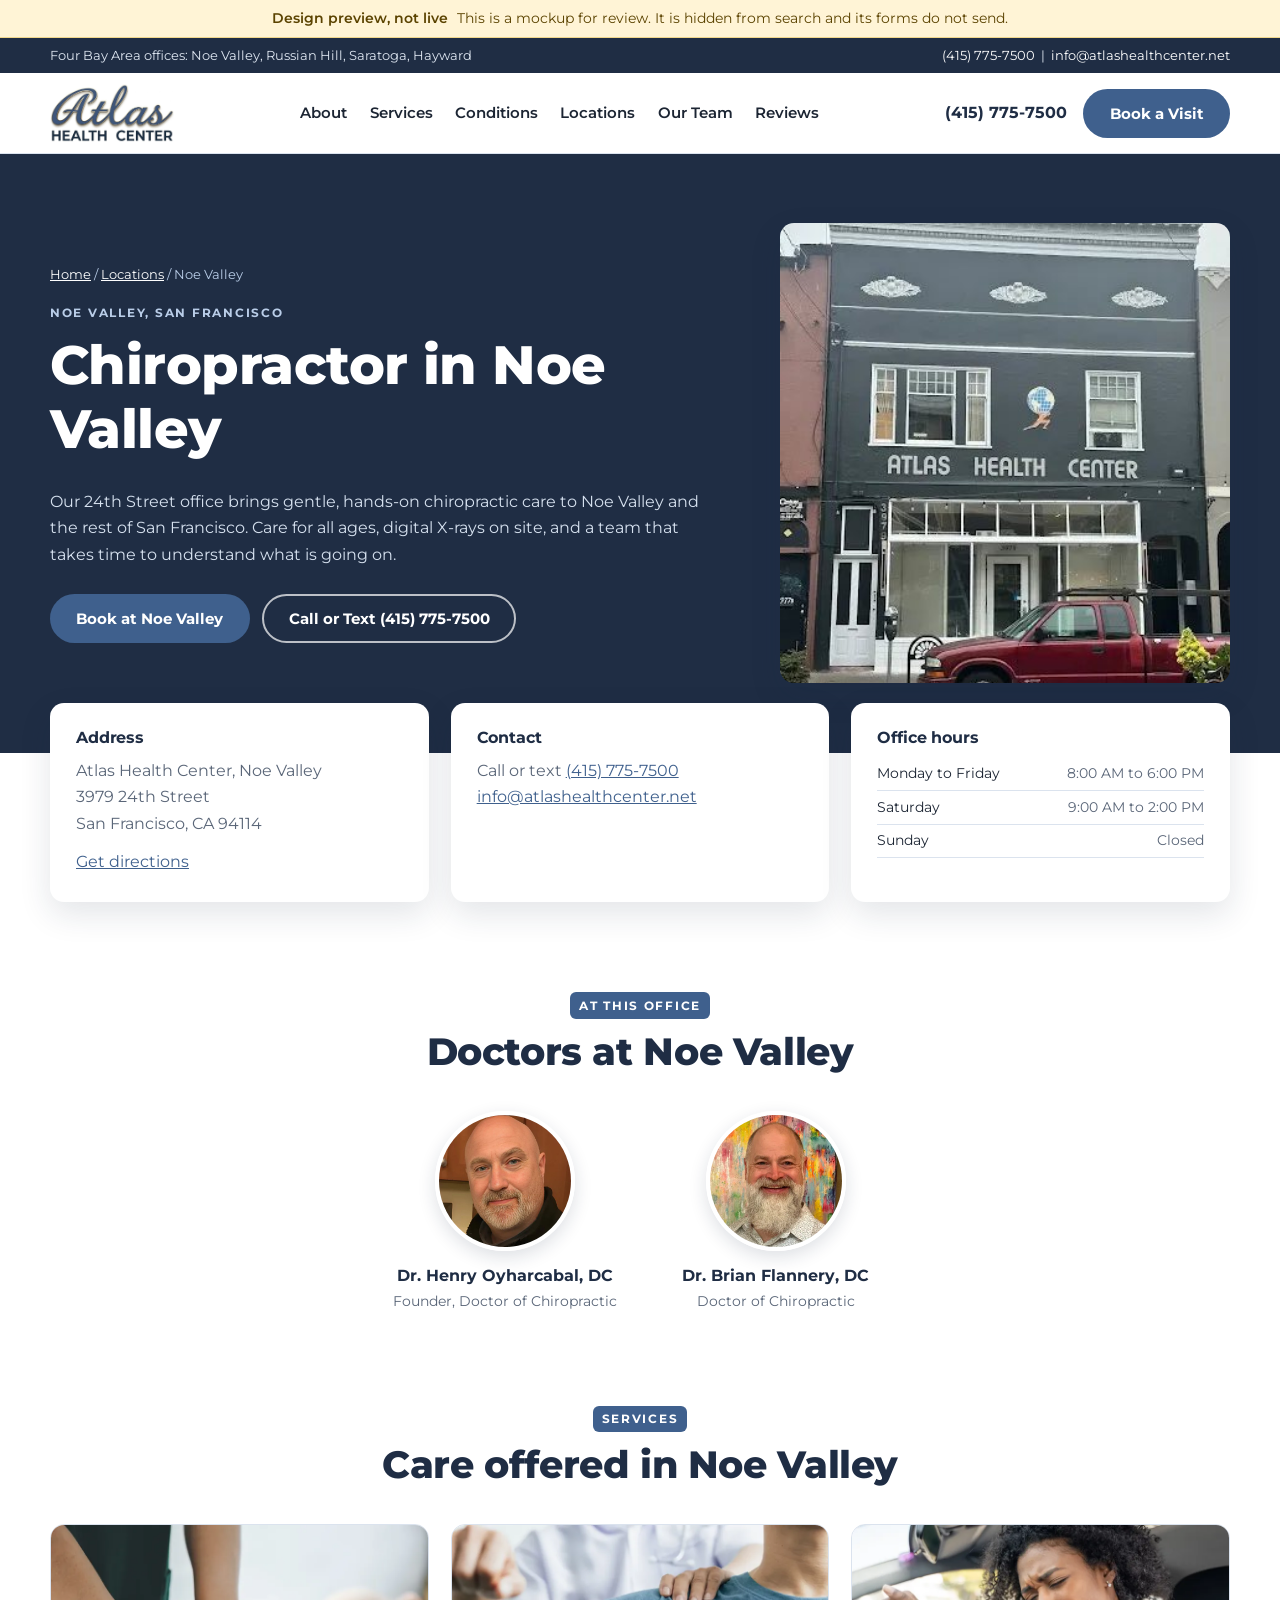
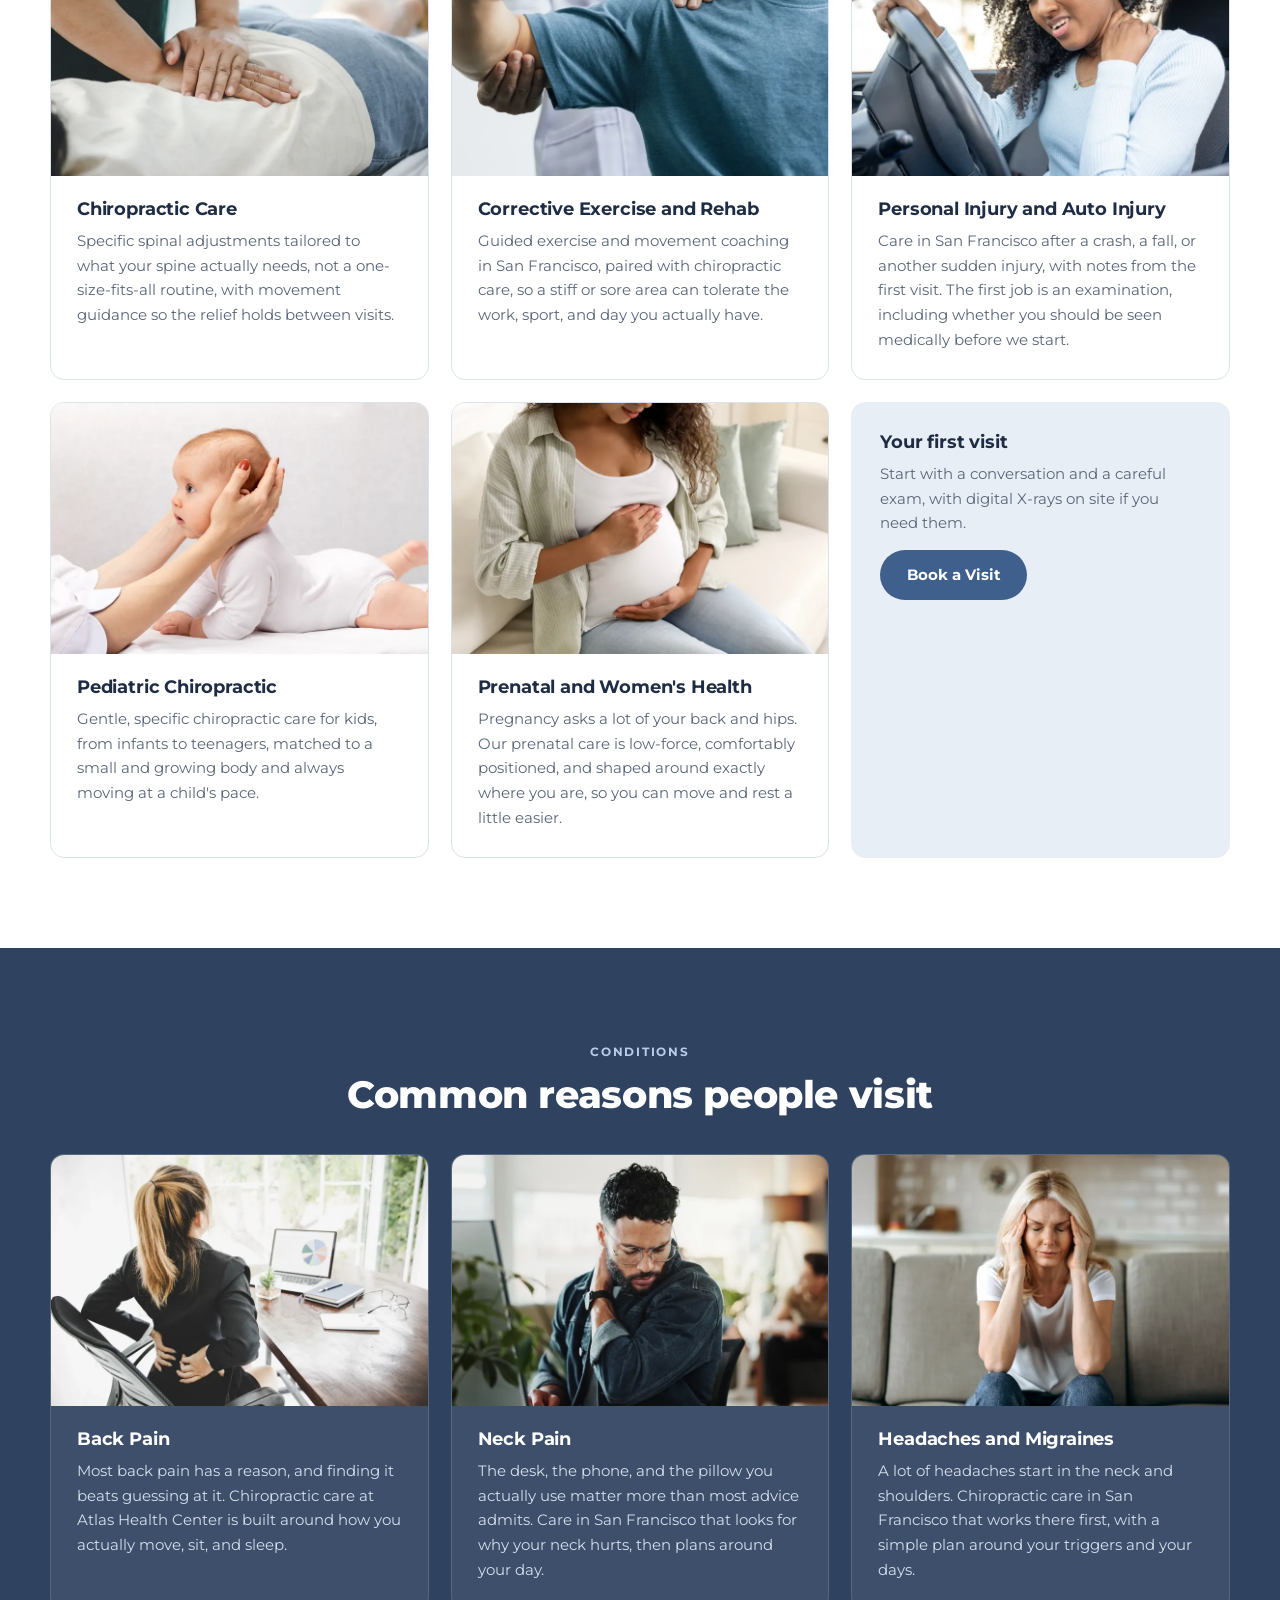
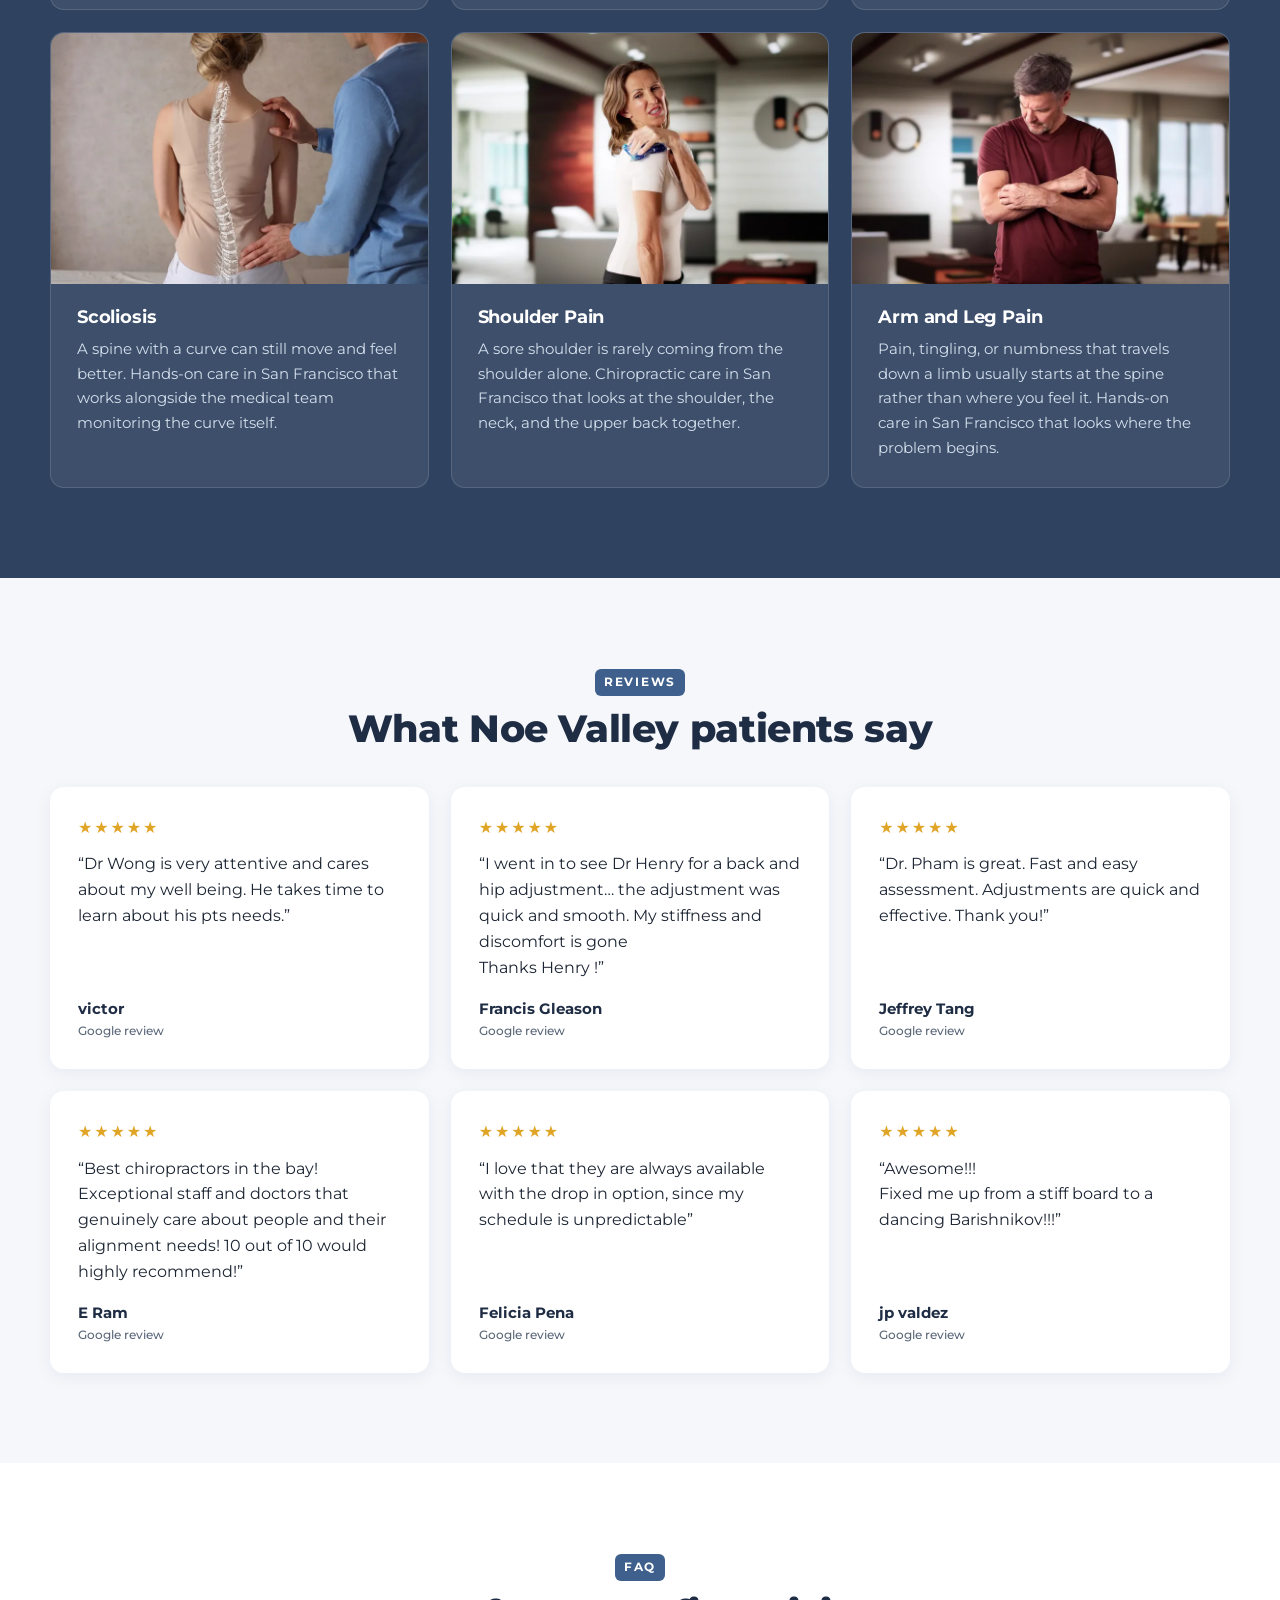
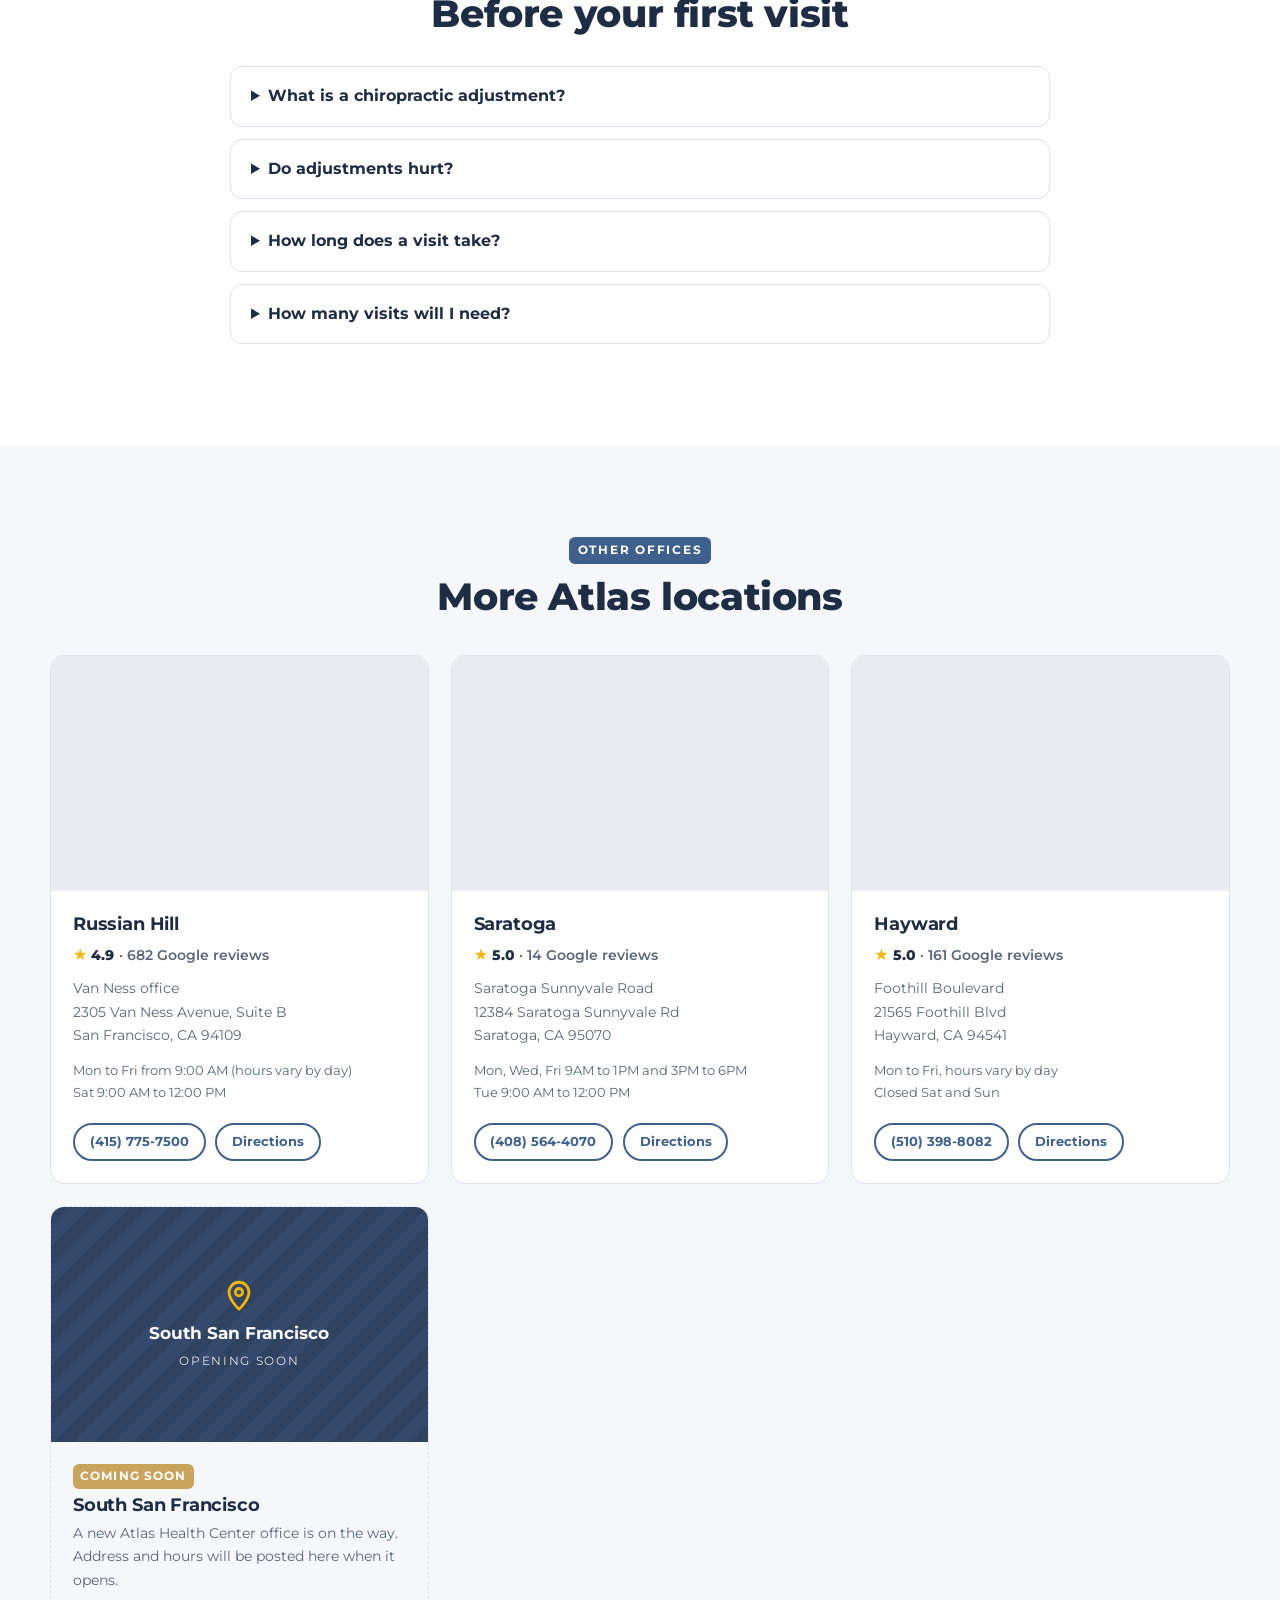
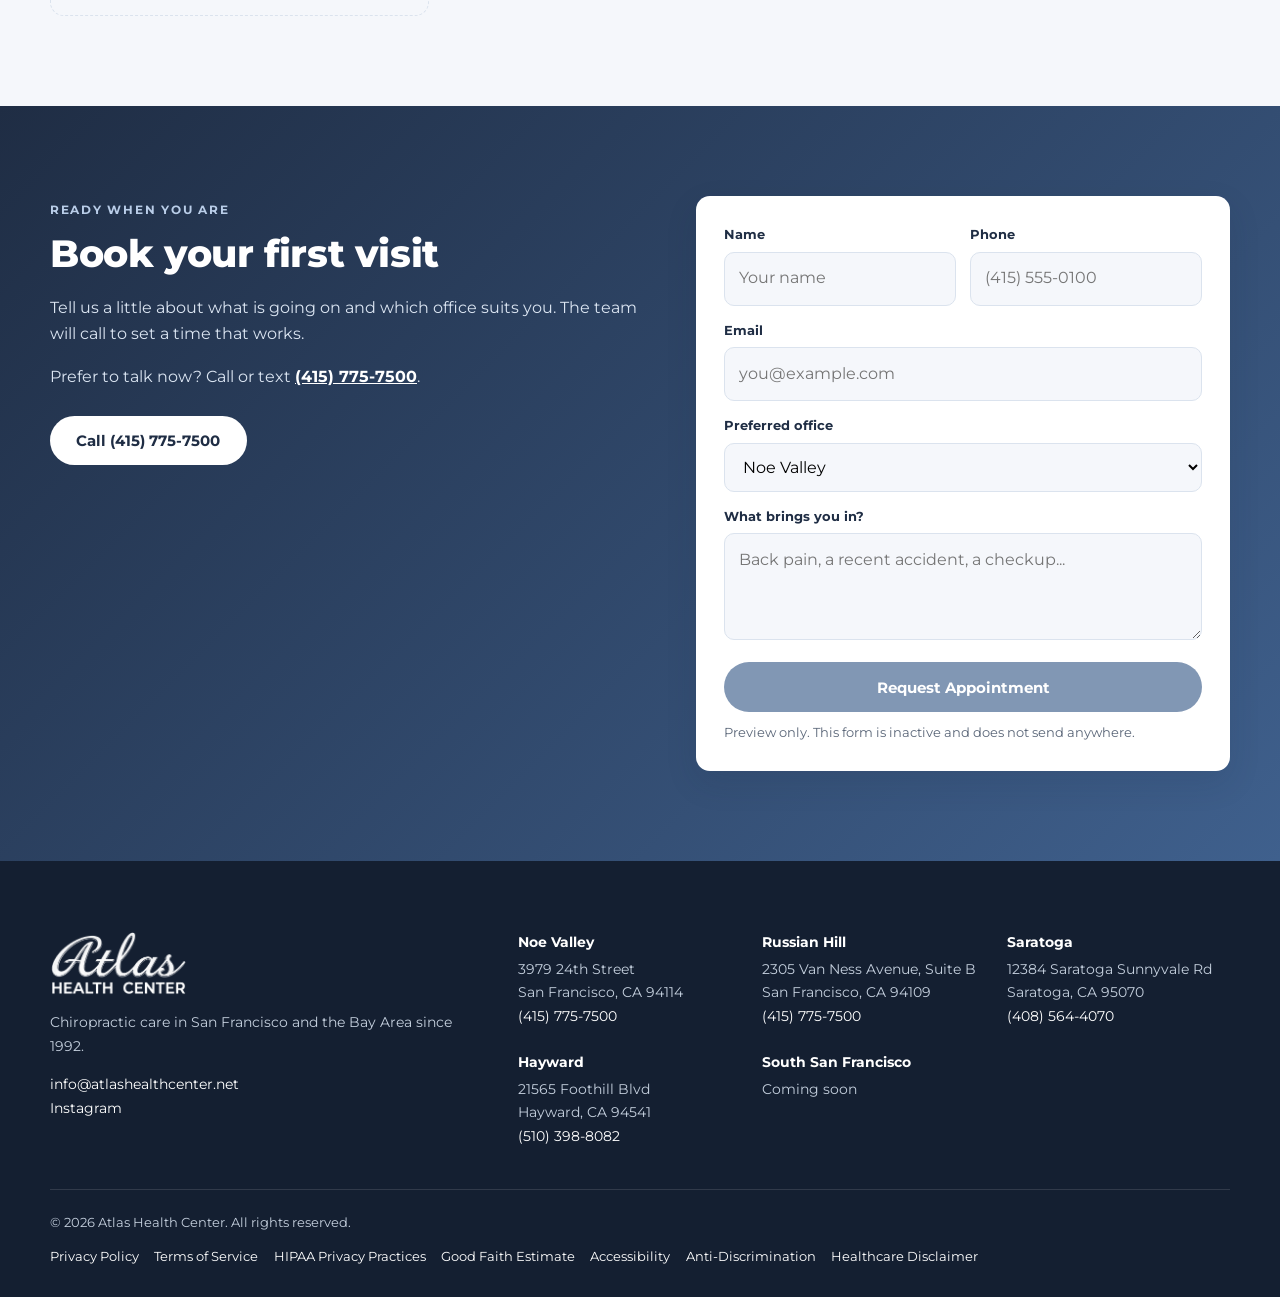
<file: noe-valley/index.html>
<!doctype html>
<html lang="en"><head>
<meta charset="utf-8"><meta name="viewport" content="width=device-width,initial-scale=1">
<meta name="robots" content="noindex,nofollow"><meta name="googlebot" content="noindex,nofollow">
<title>Chiropractor in Noe Valley, San Francisco | Atlas Health Center</title><meta name="description" content="Atlas Health Center Noe Valley: chiropractic care at 3979 24th Street, San Francisco, CA 94114. Call or text (415) 775-7500.">
<link rel="icon" href="../assets/img/favicon.png">
<link rel="preconnect" href="https://fonts.googleapis.com"><link rel="preconnect" href="https://fonts.gstatic.com" crossorigin>
<link href="https://fonts.googleapis.com/css2?family=Montserrat:wght@400;500;600;700;800&display=swap" rel="stylesheet">
<link rel="stylesheet" href="../assets/css/site.css">
</head><body>
<div class="preview-banner">Design preview, not live <span>This is a mockup for review. It is hidden from search and its forms do not send.</span></div>
<div class="util"><div class="wrap"><span class="hide-m">Four Bay Area offices: Noe Valley, Russian Hill, Saratoga, Hayward</span><span><a href="tel:4157757500">(415) 775-7500</a> &nbsp;|&nbsp; <a href="mailto:info@atlashealthcenter.net">info@atlashealthcenter.net</a></span></div></div>
<header class="header"><div class="wrap">
<a class="logo" href="../" aria-label="Atlas Health Center home"><img src="../assets/img/atlas-logo.png" alt="Atlas Health Center" width="124" height="58"></a>
<nav class="nav" id="nav" aria-label="Main"><a href="../#about">About</a><a href="../#services">Services</a><a href="../#conditions">Conditions</a><a href="../#locations">Locations</a><a href="../#team">Our Team</a><a href="../#reviews">Reviews</a></nav>
<div class="head-cta"><a class="head-phone" href="tel:4157757500">(415) 775-7500</a><a class="btn btn-primary" href="#book">Book a Visit</a>
<button class="menu-btn" aria-label="Open menu" aria-expanded="false" onclick="var n=document.getElementById('nav');n.classList.toggle('open');this.setAttribute('aria-expanded',n.classList.contains('open'))"><span></span><span></span><span></span></button></div>
</div></header>
<main>
<section class="lhero"><div class="wrap split">
<div><div class="crumb"><a href="../">Home</a> / <a href="../#locations">Locations</a> / Noe Valley</div>
<span class="eyebrow">Noe Valley, San Francisco</span><h1>Chiropractor in Noe Valley</h1>
<p>Our 24th Street office brings gentle, hands-on chiropractic care to Noe Valley and the rest of San Francisco. Care for all ages, digital X-rays on site, and a team that takes time to understand what is going on.</p>
<div class="hero-actions"><a class="btn btn-primary" href="#book">Book at Noe Valley</a><a class="btn btn-ghost" href="tel:4157757500">Call or Text (415) 775-7500</a></div></div>
<img src="../assets/img/noe-valley-exterior.jpg" alt="Atlas Health Center storefront on 24th Street in Noe Valley" style="border-radius:var(--radius);object-fit:cover;width:100%">
</div></section>

<div class="wrap info">
<div class="ibox"><h3>Address</h3><p>Atlas Health Center, Noe Valley<br>3979 24th Street<br>San Francisco, CA 94114</p><p style="margin-top:12px"><a href="https://www.google.com/maps/search/?api=1&query=3979+24th+Street+San+Francisco+CA+94114" target="_blank" rel="noopener">Get directions</a></p></div>
<div class="ibox"><h3>Contact</h3><p>Call or text <a href="tel:4157757500">(415) 775-7500</a><br><a href="mailto:info@atlashealthcenter.net">info@atlashealthcenter.net</a></p></div>
<div class="ibox"><h3>Office hours</h3><table class="hours"><tr><td>Monday to Friday</td><td>8:00 AM to 6:00 PM</td></tr><tr><td>Saturday</td><td>9:00 AM to 2:00 PM</td></tr><tr><td>Sunday</td><td>Closed</td></tr></table></div>
</div>

<section><div class="wrap">
<div class="center"><span class="eyebrow tag">At this office</span><h2>Doctors at Noe Valley</h2></div>
<div class="grid team" style="margin-top:36px;max-width:520px;margin-inline:auto"><div class="tm"><img src="../assets/img/t-oyharcabal.jpg" alt="Dr. Henry Oyharcabal, DC" loading="lazy" width="140" height="140"><b>Dr. Henry Oyharcabal, DC</b><span>Founder, Doctor of Chiropractic</span></div><div class="tm"><img src="../assets/img/t-flannery.jpg" alt="Dr. Brian Flannery, DC" loading="lazy" width="140" height="140"><b>Dr. Brian Flannery, DC</b><span>Doctor of Chiropractic</span></div></div>
</div></section>

<section id="nv-services" style="padding-top:0"><div class="wrap">
<div class="center"><span class="eyebrow tag">Services</span><h2>Care offered in Noe Valley</h2></div>
<div class="grid g3" style="margin-top:36px"><div class="scard has-img"><img class="simg" src="../assets/img/stock/chiropractic-care.webp" alt="Hands-on chiropractic care for the lower back" loading="lazy" width="780" height="520"><div class="sbody"><h3>Chiropractic Care</h3><p>Specific spinal adjustments tailored to what your spine actually needs, not a one-size-fits-all routine, with movement guidance so the relief holds between visits.</p></div></div><div class="scard has-img"><img class="simg" src="../assets/img/stock/corrective-exercise-rehab.webp" alt="Shoulder and arm movement assessment during rehab" loading="lazy" width="780" height="520"><div class="sbody"><h3>Corrective Exercise and Rehab</h3><p>Guided exercise and movement coaching in San Francisco, paired with chiropractic care, so a stiff or sore area can tolerate the work, sport, and day you actually have.</p></div></div><div class="scard has-img"><img class="simg" src="../assets/img/stock/personal-injury-auto.webp" alt="Driver holding a sore neck after a car accident" loading="lazy" width="780" height="520"><div class="sbody"><h3>Personal Injury and Auto Injury</h3><p>Care in San Francisco after a crash, a fall, or another sudden injury, with notes from the first visit. The first job is an examination, including whether you should be seen medically before we start.</p></div></div><div class="scard has-img"><img class="simg" src="../assets/img/stock/pediatric-chiropractic.webp" alt="Gentle chiropractic care for a baby" loading="lazy" width="780" height="520"><div class="sbody"><h3>Pediatric Chiropractic</h3><p>Gentle, specific chiropractic care for kids, from infants to teenagers, matched to a small and growing body and always moving at a child's pace.</p></div></div><div class="scard has-img"><img class="simg" src="../assets/img/stock/prenatal-womens-health.webp" alt="Pregnant woman resting on a sofa" loading="lazy" width="780" height="520"><div class="sbody"><h3>Prenatal and Women's Health</h3><p>Pregnancy asks a lot of your back and hips. Our prenatal care is low-force, comfortably positioned, and shaped around exactly where you are, so you can move and rest a little easier.</p></div></div>
<div class="scard" style="background:var(--sky);border-color:var(--sky)"><h3>Your first visit</h3><p>Start with a conversation and a careful exam, with digital X-rays on site if you need them.</p><p style="margin-top:14px"><a class="btn btn-primary" href="#book">Book a Visit</a></p></div></div>
</div></section>

<section class="band" id="nv-conditions"><div class="wrap">
<div class="center"><span class="eyebrow">Conditions</span><h2>Common reasons people visit</h2></div>
<div class="grid g3" style="margin-top:36px"><div class="scard has-img"><img class="simg" src="../assets/img/stock/back-pain.webp" alt="Woman at a desk holding her lower back" loading="lazy" width="780" height="520"><div class="sbody"><h3>Back Pain</h3><p>Most back pain has a reason, and finding it beats guessing at it. Chiropractic care at Atlas Health Center is built around how you actually move, sit, and sleep.</p></div></div><div class="scard has-img"><img class="simg" src="../assets/img/stock/neck-pain.webp" alt="Man rubbing the back of a sore neck" loading="lazy" width="780" height="520"><div class="sbody"><h3>Neck Pain</h3><p>The desk, the phone, and the pillow you actually use matter more than most advice admits. Care in San Francisco that looks for why your neck hurts, then plans around your day.</p></div></div><div class="scard has-img"><img class="simg" src="../assets/img/stock/headaches-migraines.webp" alt="Woman on a sofa holding her head with a headache" loading="lazy" width="780" height="520"><div class="sbody"><h3>Headaches and Migraines</h3><p>A lot of headaches start in the neck and shoulders. Chiropractic care in San Francisco that works there first, with a simple plan around your triggers and your days.</p></div></div><div class="scard has-img"><img class="simg" src="../assets/img/stock/scoliosis.webp" alt="Spine curve illustrated on a woman's back" loading="lazy" width="780" height="520"><div class="sbody"><h3>Scoliosis</h3><p>A spine with a curve can still move and feel better. Hands-on care in San Francisco that works alongside the medical team monitoring the curve itself.</p></div></div><div class="scard has-img"><img class="simg" src="../assets/img/stock/shoulder-pain.webp" alt="Woman holding a sore shoulder" loading="lazy" width="780" height="520"><div class="sbody"><h3>Shoulder Pain</h3><p>A sore shoulder is rarely coming from the shoulder alone. Chiropractic care in San Francisco that looks at the shoulder, the neck, and the upper back together.</p></div></div><div class="scard has-img"><img class="simg" src="../assets/img/stock/arm-leg-pain.webp" alt="Man holding a sore elbow" loading="lazy" width="780" height="520"><div class="sbody"><h3>Arm and Leg Pain</h3><p>Pain, tingling, or numbness that travels down a limb usually starts at the spine rather than where you feel it. Hands-on care in San Francisco that looks where the problem begins.</p></div></div></div>
</div></section>

<section class="reviews"><div class="wrap">
<div class="center"><span class="eyebrow tag">Reviews</span><h2>What Noe Valley patients say</h2></div>
<div class="grid g3" style="margin-top:36px"><div class="rcard"><div class="stars" aria-label="5 stars">&#9733;&#9733;&#9733;&#9733;&#9733;</div><blockquote>&ldquo;Dr Wong is very attentive and cares about my well being. He takes time to learn about his pts needs.&rdquo;</blockquote><div class="who">victor<small>Google review</small></div></div><div class="rcard"><div class="stars" aria-label="5 stars">&#9733;&#9733;&#9733;&#9733;&#9733;</div><blockquote>&ldquo;I went in to see Dr Henry for a back and hip adjustment… the adjustment was quick and smooth. My stiffness and discomfort is gone<br>Thanks Henry !&rdquo;</blockquote><div class="who">Francis Gleason<small>Google review</small></div></div><div class="rcard"><div class="stars" aria-label="5 stars">&#9733;&#9733;&#9733;&#9733;&#9733;</div><blockquote>&ldquo;Dr. Pham is great. Fast and easy assessment. Adjustments are quick and effective. Thank you!&rdquo;</blockquote><div class="who">Jeffrey Tang<small>Google review</small></div></div><div class="rcard"><div class="stars" aria-label="5 stars">&#9733;&#9733;&#9733;&#9733;&#9733;</div><blockquote>&ldquo;Best chiropractors in the bay! Exceptional staff and doctors that genuinely care about people and their alignment needs! 10 out of 10 would highly recommend!&rdquo;</blockquote><div class="who">E Ram<small>Google review</small></div></div><div class="rcard"><div class="stars" aria-label="5 stars">&#9733;&#9733;&#9733;&#9733;&#9733;</div><blockquote>&ldquo;I love that they are always available with the drop in option, since my schedule is unpredictable&rdquo;</blockquote><div class="who">Felicia Pena<small>Google review</small></div></div><div class="rcard"><div class="stars" aria-label="5 stars">&#9733;&#9733;&#9733;&#9733;&#9733;</div><blockquote>&ldquo;Awesome!!!<br>Fixed me up from a stiff board to a dancing Barishnikov!!!&rdquo;</blockquote><div class="who">jp valdez<small>Google review</small></div></div></div>
</div></section>

<section><div class="wrap" style="max-width:820px">
<div class="center"><span class="eyebrow tag">FAQ</span><h2>Before your first visit</h2></div>
<div style="margin-top:30px"><details><summary>What is a chiropractic adjustment?</summary><p>A specific, controlled movement applied to a joint that has stiffened and stopped moving the way it should. Restoring that movement takes pressure off the irritated tissue around it and lets the area settle. The force is matched to you rather than to a fixed routine, so an adjustment for a 70-year-old and one for an athlete do not look the same.</p></details><details><summary>Do adjustments hurt?</summary><p>Usually not. Most people describe pressure and a quick movement, often with an audible release, and feel looser straight afterwards. If an area is already very irritated it can be briefly tender, and some people feel mildly achy the next day, which settles. Nothing here should have you bracing yourself, and if it does, tell us and we change the approach.</p></details><details><summary>How long does a visit take?</summary><p>A first visit takes longer because most of it is the conversation and the examination rather than the adjustment. Follow-up visits are usually short. We would rather use the first appointment working out whether we can help than rushing you onto the table.</p></details><details><summary>How many visits will I need?</summary><p>It depends on the problem, how long it has been going on, and how you respond, so anyone who gives you a number before examining you is guessing. We give you a realistic range after the first visit and review it as we go. If it is not helping, we will say so rather than keep booking you in.</p></details></div>
</div></section>

<section id="other-offices" style="background:var(--mist)"><div class="wrap">
<div class="center"><span class="eyebrow tag">Other offices</span><h2>More Atlas locations</h2></div>
<div class="grid locs" style="margin-top:36px"><article class="lcard"><div class="ph map"><iframe src="https://maps.google.com/maps?q=Atlas+Health+Center%2C+2305+Van+Ness+Ave+%23b%2C+San+Francisco%2C+CA+94109&amp;z=15&amp;output=embed" title="Map with a pin at Atlas Health Center Russian Hill" loading="lazy" referrerpolicy="no-referrer-when-downgrade" allowfullscreen></iframe></div><div class="bd"><h3>Russian Hill</h3><a class="lrate" href="https://search.google.com/local/reviews?placeid=ChIJpQTW1OmAhYARqmCM7pTU0ZQ" target="_blank" rel="noopener"><span aria-hidden="true">&#9733;</span> 4.9 <span>&middot; 682 Google reviews</span></a><p class="addr">Van Ness office<br>2305 Van Ness Avenue, Suite B<br>San Francisco, CA 94109</p><p class="hrs">Mon to Fri from 9:00 AM (hours vary by day)<br>Sat 9:00 AM to 12:00 PM</p>
<div class="acts"><a class="btn btn-outline" href="tel:4157757500">(415) 775-7500</a><a class="btn btn-outline" href="https://www.google.com/maps/search/?api=1&query=2305+Van+Ness+Avenue+San+Francisco+CA+94109" target="_blank" rel="noopener">Directions</a></div></div></article><article class="lcard"><div class="ph map"><iframe src="https://maps.google.com/maps?q=Atlas+Health+Center+Saratoga%2C+12384+Saratoga+Sunnyvale+Rd%2C+Saratoga%2C+CA+95070&amp;z=15&amp;output=embed" title="Map with a pin at Atlas Health Center Saratoga" loading="lazy" referrerpolicy="no-referrer-when-downgrade" allowfullscreen></iframe></div><div class="bd"><h3>Saratoga</h3><a class="lrate" href="https://search.google.com/local/reviews?placeid=ChIJYTGCdim1j4ARN8Z3wP57uIA" target="_blank" rel="noopener"><span aria-hidden="true">&#9733;</span> 5.0 <span>&middot; 14 Google reviews</span></a><p class="addr">Saratoga Sunnyvale Road<br>12384 Saratoga Sunnyvale Rd<br>Saratoga, CA 95070</p><p class="hrs">Mon, Wed, Fri 9AM to 1PM and 3PM to 6PM<br>Tue 9:00 AM to 12:00 PM</p>
<div class="acts"><a class="btn btn-outline" href="tel:4085644070">(408) 564-4070</a><a class="btn btn-outline" href="https://www.google.com/maps/search/?api=1&query=12384+Saratoga+Sunnyvale+Rd+Saratoga+CA+95070" target="_blank" rel="noopener">Directions</a></div></div></article><article class="lcard"><div class="ph map"><iframe src="https://maps.google.com/maps?q=Atlas+Health+Center%2C+21565+Foothill+Blvd%2C+Hayward%2C+CA+94541&amp;z=15&amp;output=embed" title="Map with a pin at Atlas Health Center Hayward" loading="lazy" referrerpolicy="no-referrer-when-downgrade" allowfullscreen></iframe></div><div class="bd"><h3>Hayward</h3><a class="lrate" href="https://search.google.com/local/reviews?placeid=ChIJc5rcYOGRj4ARilj6sOlWM0s" target="_blank" rel="noopener"><span aria-hidden="true">&#9733;</span> 5.0 <span>&middot; 161 Google reviews</span></a><p class="addr">Foothill Boulevard<br>21565 Foothill Blvd<br>Hayward, CA 94541</p><p class="hrs">Mon to Fri, hours vary by day<br>Closed Sat and Sun</p>
<div class="acts"><a class="btn btn-outline" href="tel:5103988082">(510) 398-8082</a><a class="btn btn-outline" href="https://www.google.com/maps/search/?api=1&query=21565+Foothill+Blvd+Hayward+CA+94541" target="_blank" rel="noopener">Directions</a></div></div></article><article class="lcard soon"><div class="ph soonph"><div class="soonpin"><svg width="34" height="34" viewBox="0 0 24 24" fill="none" stroke="currentColor" stroke-width="2" stroke-linecap="round" stroke-linejoin="round" aria-hidden="true"><path d="M12 22s7-6.2 7-12a7 7 0 0 0-14 0c0 5.8 7 12 7 12z"/><circle cx="12" cy="10" r="2.6"/></svg><b>South San Francisco</b><span>Opening soon</span></div></div><div class="bd"><span class="badge">Coming soon</span><h3>South San Francisco</h3><p class="addr">A new Atlas Health Center office is on the way. Address and hours will be posted here when it opens.</p></div></article></div>
</div></section>
<section class="book" id="book"><div class="wrap split">
<div><span class="eyebrow" style="color:#b9cde8">Ready when you are</span><h2>Book your first visit</h2>
<p>Tell us a little about what is going on and which office suits you. The team will call to set a time that works.</p>
<p>Prefer to talk now? Call or text <a href="tel:4157757500" style="color:#fff;font-weight:700">(415) 775-7500</a>.</p>
<div class="hero-actions"><a class="btn btn-light" href="tel:4157757500">Call (415) 775-7500</a></div></div>
<form class="form" action="javascript:void(0)" onsubmit="return false" aria-label="Appointment request (preview, does not send)">
<div class="row"><div><label for="fn">Name</label><input id="fn" name="name" autocomplete="name" placeholder="Your name"></div><div><label for="fp">Phone</label><input id="fp" name="phone" type="tel" autocomplete="tel" placeholder="(415) 555-0100"></div></div>
<label for="fe">Email</label><input id="fe" name="email" type="email" autocomplete="email" placeholder="you@example.com">
<label for="fo">Preferred office</label><select id="fo" name="office"><option selected>Noe Valley</option><option>Russian Hill</option><option>Saratoga</option><option>Hayward</option></select>
<label for="fm">What brings you in?</label><textarea id="fm" name="message" rows="3" placeholder="Back pain, a recent accident, a checkup..."></textarea>
<button class="btn btn-primary" type="button" disabled>Request Appointment</button>
<p class="note">Preview only. This form is inactive and does not send anywhere.</p></form></div></section>
</main>
<footer class="footer"><div class="wrap"><div class="fgrid">
<div><img src="../assets/img/atlas-logo-white.png" alt="Atlas Health Center" width="137" height="64"><p>Chiropractic care in San Francisco and the Bay Area since 1992.</p><p><a href="mailto:info@atlashealthcenter.net">info@atlashealthcenter.net</a><br><a href="https://www.instagram.com/atlashealthcenter/" rel="noopener" target="_blank">Instagram</a></p></div>
<div class="foffices"><div><b>Noe Valley</b>3979 24th Street<br>San Francisco, CA 94114<br><a href="tel:4157757500">(415) 775-7500</a></div><div><b>Russian Hill</b>2305 Van Ness Avenue, Suite B<br>San Francisco, CA 94109<br><a href="tel:4157757500">(415) 775-7500</a></div><div><b>Saratoga</b>12384 Saratoga Sunnyvale Rd<br>Saratoga, CA 95070<br><a href="tel:4085644070">(408) 564-4070</a></div><div><b>Hayward</b>21565 Foothill Blvd<br>Hayward, CA 94541<br><a href="tel:5103988082">(510) 398-8082</a></div><div><b>South San Francisco</b>Coming soon</div></div></div>
<div class="legal"><span>&copy; 2026 Atlas Health Center. All rights reserved.</span><nav aria-label="Legal"><a href="../legal/#privacy-policy">Privacy Policy</a><a href="../legal/#terms-of-service">Terms of Service</a><a href="../legal/#hipaa-privacy-practices">HIPAA Privacy Practices</a><a href="../legal/#good-faith-estimate">Good Faith Estimate</a><a href="../legal/#accessibility-statement">Accessibility</a><a href="../legal/#anti-discrimination">Anti-Discrimination</a><a href="../legal/#healthcare-disclaimer">Healthcare Disclaimer</a></nav></div></div></footer>
<div class="mbar"><a href="tel:4157757500">Call</a><a href="#book">Book a Visit</a></div>
</body></html>
</file>
<file: assets/css/site.css>
:root{--navy:#2f4260;--navy-d:#1f2d44;--blue:#3f608d;--sky:#e8eef6;--mist:#f5f7fb;--ink:#1c2533;--muted:#5a6678;--line:#dbe3ee;--gold:#c9a45c;--radius:14px;--shadow:0 12px 32px rgba(23,38,62,.12)}
*{box-sizing:border-box}html{scroll-behavior:smooth}body{margin:0;font-family:Montserrat,system-ui,-apple-system,"Segoe UI",sans-serif;color:var(--ink);font-size:16px;line-height:1.65;background:#fff;-webkit-font-smoothing:antialiased}
img{max-width:100%;display:block}a{color:var(--blue)}
.wrap{width:min(1180px,100% - 40px);margin-inline:auto}
h1,h2,h3{line-height:1.18;margin:0 0 .5em;color:var(--navy-d);letter-spacing:-.01em}
h1{font-size:clamp(2rem,4.6vw,3.4rem);font-weight:800}h2{font-size:clamp(1.6rem,3vw,2.4rem);font-weight:800}h3{font-size:1.15rem;font-weight:700}
p{margin:0 0 1em}
.eyebrow{display:inline-block;font-size:.78rem;font-weight:700;letter-spacing:.14em;text-transform:uppercase;color:var(--blue);margin-bottom:.8em}
.eyebrow.tag{background:var(--blue);color:#fff;padding:.25em .7em;border-radius:6px}
.btn{display:inline-flex;align-items:center;justify-content:center;gap:.5em;font:700 .95rem/1 Montserrat,sans-serif;padding:1em 1.6em;border-radius:999px;text-decoration:none;border:2px solid transparent;cursor:pointer;transition:transform .15s,background .15s}
.btn:hover{transform:translateY(-1px)}.btn-primary{background:var(--blue);color:#fff}.btn-primary:hover{background:var(--navy)}
.btn-light{background:#fff;color:var(--navy-d)}.btn-ghost{border-color:rgba(255,255,255,.7);color:#fff}.btn-outline{border-color:var(--blue);color:var(--blue);background:#fff}
/* preview banner */
.preview-banner{background:#fff4d6;color:#5b4300;text-align:center;font-size:.85rem;font-weight:600;padding:.55em 1em;border-bottom:1px solid #f0d78c}
.preview-banner span{font-weight:400;margin-left:.4em}
/* utility + header */
.util{background:var(--navy-d);color:#dfe7f2;font-size:.82rem}.util .wrap{display:flex;justify-content:space-between;gap:1em;padding:.5em 0;flex-wrap:wrap}.util a{color:#fff;text-decoration:none}
.header{position:sticky;top:0;z-index:50;background:#fff;box-shadow:0 1px 0 var(--line)}
.header .wrap{display:flex;align-items:center;justify-content:space-between;gap:1.2em;padding:.7em 0}
.logo img{height:58px;width:auto}
.nav{display:flex;align-items:center;gap:1.4em}.nav a{color:var(--ink);text-decoration:none;font-weight:600;font-size:.92rem}.nav a:hover{color:var(--blue)}
.head-cta{display:flex;align-items:center;gap:1em}.head-phone{font-weight:700;color:var(--navy-d);text-decoration:none;white-space:nowrap}
.menu-btn{display:none;background:none;border:0;padding:.5em;cursor:pointer}.menu-btn span{display:block;width:26px;height:3px;background:var(--navy-d);margin:5px 0;border-radius:2px}
/* hero */
.hero{position:relative;color:#fff;background:var(--navy-d) center/cover no-repeat;overflow:hidden}
.hero::before{content:"";position:absolute;inset:0;background:linear-gradient(90deg,rgba(0,0,0,.62) 0%,rgba(0,0,0,.45) 45%,rgba(0,0,0,.18) 100%)}
.hero h1,.hero p.lead,.hero .eyebrow{text-shadow:0 1px 14px rgba(0,0,0,.35)}
.hero .wrap{position:relative;padding:84px 0 170px}.hero h1{color:#fff;max-width:640px}.hero p.lead{font-size:1.12rem;max-width:560px;color:#f2f4f7}
.hero .eyebrow{color:#fff}.hero-actions{display:flex;gap:.8em;flex-wrap:wrap;margin-top:1.6em}.hero p.lead{margin-bottom:.4em}
.hero-points{display:flex;gap:1.6em;flex-wrap:wrap;margin-top:1.1em;font-size:.9rem;color:#eef1f5;text-shadow:0 1px 8px rgba(0,0,0,.5);padding:0;list-style:none}.hero-points li::before{content:"\2713";margin-right:.45em;color:var(--gold);font-weight:800}
/* overlap cards */
.overlap{position:relative;margin-top:-110px;z-index:2}.overlap .wrap{display:grid;grid-template-columns:repeat(3,1fr);gap:22px}
.ocard{background:#fff;border-radius:var(--radius);box-shadow:var(--shadow);padding:30px 26px;text-align:center}
.ocard .ic{width:48px;height:48px;border-radius:50%;background:var(--sky);display:grid;place-items:center;margin:0 auto 12px;color:var(--blue)}
.ocard.feature{background:var(--blue);color:#fff;transform:translateY(-14px)}.ocard.feature h3{color:#fff;font-size:1.5rem}.ocard.feature .ic{background:rgba(255,255,255,.15);color:#fff}
.ocard p{color:var(--muted);font-size:.93rem}.ocard.feature p{color:#e3ecf8}
section{padding:90px 0}.center{text-align:center}.sub{color:var(--muted);max-width:640px;margin-inline:auto}
/* about split */
.split{display:grid;grid-template-columns:1.05fr .95fr;gap:56px;align-items:center}
.split img{border-radius:var(--radius);box-shadow:var(--shadow);aspect-ratio:4/5;object-fit:cover;width:100%}
.facts{display:grid;grid-template-columns:repeat(2,1fr);gap:14px;margin-top:1.4em}.fact{background:var(--mist);border-radius:12px;padding:16px}.fact b{display:block;color:var(--navy-d);font-size:1.05rem}.fact span{font-size:.86rem;color:var(--muted)}
/* cards grid */
.grid{display:grid;gap:22px}.g3{grid-template-columns:repeat(3,1fr)}.g4{grid-template-columns:repeat(4,1fr)}.g2{grid-template-columns:repeat(2,1fr)}
.scard{background:#fff;border:1px solid var(--line);border-radius:var(--radius);padding:28px;transition:box-shadow .2s,transform .2s}.scard:hover{box-shadow:var(--shadow);transform:translateY(-2px)}
.scard .ic{width:52px;height:52px;border-radius:14px;background:var(--sky);color:var(--blue);display:grid;place-items:center;margin-bottom:16px}
.scard p{color:var(--muted);font-size:.94rem;margin:0}
.band{background:var(--navy);color:#fff;position:relative}.band h2,.band h3{color:#fff}.band .sub{color:#cfdbea}.band .eyebrow{color:#b9cde8}
.band .scard{background:rgba(255,255,255,.06);border-color:rgba(255,255,255,.14)}.band .scard p{color:#d4dfec}.band .scard .ic{background:rgba(255,255,255,.12);color:#fff}
.wave{display:block;width:100%;height:50px}
/* steps */
.steps{display:grid;gap:26px}.step{display:grid;grid-template-columns:52px 1fr;gap:18px;align-items:start}.step .n{width:52px;height:52px;border-radius:50%;border:2px solid var(--blue);color:var(--blue);font-weight:800;display:grid;place-items:center;font-size:1.2rem}
.step p{color:var(--muted);margin:0}
/* reviews */
.reviews{background:var(--mist)}.rcard{background:#fff;border-radius:var(--radius);padding:28px;box-shadow:0 4px 18px rgba(23,38,62,.06);display:flex;flex-direction:column}
.stars{color:#e0a526;letter-spacing:.12em;font-size:1rem;margin-bottom:10px}.rcard blockquote{margin:0 0 16px;font-size:.98rem;flex:1}.rcard .who{font-weight:700;color:var(--navy-d);font-size:.92rem}.rcard .who small{display:block;font-weight:500;color:var(--muted)}
/* locations */
.lcard{background:#fff;border:1px solid var(--line);border-radius:var(--radius);overflow:hidden;display:flex;flex-direction:column}
.lcard .ph{aspect-ratio:16/10;background:linear-gradient(135deg,var(--navy),var(--blue));display:grid;place-items:center;color:#fff;overflow:hidden}.lcard .ph{position:relative}.lcard .ph img{position:absolute;inset:0;width:100%;height:100%;object-fit:cover}
.lcard .ph .mono{font-size:.8rem;letter-spacing:.14em;text-transform:uppercase;opacity:.85}
.lcard .bd{padding:22px;display:flex;flex-direction:column;gap:.35em;flex:1}.lcard h3{margin:0}.lcard .addr{color:var(--muted);font-size:.9rem;margin:0}
.lcard .hrs{font-size:.84rem;color:var(--muted);margin:.4em 0 0}.lcard .acts{display:flex;gap:.6em;flex-wrap:wrap;margin-top:auto;padding-top:14px}.lcard .acts .btn{padding:.75em 1.1em;font-size:.84rem}
.lcard.soon{border-style:dashed;background:var(--mist)}.badge{display:inline-block;font-size:.72rem;font-weight:700;letter-spacing:.1em;text-transform:uppercase;background:var(--gold);color:#fff;padding:.25em .6em;border-radius:6px;align-self:flex-start}
.locs{grid-template-columns:repeat(3,1fr)}
/* team */
.team{grid-template-columns:repeat(auto-fill,minmax(170px,1fr))}.tm{text-align:center}.tm img{width:140px;height:140px;border-radius:50%;object-fit:cover;margin:0 auto 12px;border:4px solid #fff;box-shadow:0 6px 18px rgba(23,38,62,.14)}
.tm b{display:block;color:var(--navy-d);font-size:.98rem}.tm span{font-size:.85rem;color:var(--muted)}
/* explore list */
.explore{display:grid;grid-template-columns:repeat(3,1fr);gap:24px}.explore ul{list-style:none;padding:0;margin:0}.explore li{padding:.25em 0;font-size:.92rem;color:var(--muted)}.explore li::before{content:"\2022";color:var(--blue);margin-right:.5em}
/* book */
.book{background:linear-gradient(135deg,var(--navy-d),var(--blue));color:#fff}.book h2{color:#fff}.book .split{align-items:start}.book p{color:#dbe5f2}
.form{background:#fff;color:var(--ink);border-radius:var(--radius);padding:28px;box-shadow:var(--shadow)}
.form label{display:block;font-size:.82rem;font-weight:700;margin:0 0 6px;color:var(--navy-d)}.form .row{display:grid;grid-template-columns:1fr 1fr;gap:14px}
.form input,.form select,.form textarea{width:100%;font:inherit;font-size:16px;padding:.8em .9em;border:1px solid var(--line);border-radius:10px;margin-bottom:14px;background:var(--mist)}
.form .note{font-size:.8rem;color:var(--muted);margin:10px 0 0}.form .btn{width:100%}.form .btn[disabled]{opacity:.65;cursor:not-allowed}
/* faq */
details{border:1px solid var(--line);border-radius:12px;padding:16px 20px;margin-bottom:12px;background:#fff}summary{font-weight:700;cursor:pointer;color:var(--navy-d)}details p{margin:.8em 0 0;color:var(--muted)}
/* location page */
.lhero{background:var(--navy-d);color:#fff;padding:70px 0}.lhero h1{color:#fff}.lhero .eyebrow{color:#b9cde8}.lhero p{color:#d6e1ef}
.lhero .split{grid-template-columns:1.2fr .8fr}.lhero img{aspect-ratio:5/6;max-height:460px}
.crumb{font-size:.82rem;color:#b9cde8;margin-bottom:1em}.crumb a{color:#fff}
.info{display:grid;grid-template-columns:1fr 1fr 1fr;gap:22px;margin-top:-50px;position:relative}
.ibox{background:#fff;border-radius:var(--radius);box-shadow:var(--shadow);padding:26px}.ibox h3{font-size:1rem;margin-bottom:.6em}.ibox p{margin:0;color:var(--muted)}
.hours{width:100%;border-collapse:collapse;font-size:.9rem}.hours td{padding:.3em 0;border-bottom:1px solid var(--line)}.hours td:last-child{text-align:right;color:var(--muted)}
/* footer */
.footer{background:#141f31;color:#c4cfdd;padding:70px 0 30px;font-size:.9rem}.footer a{color:#fff;text-decoration:none}
.fgrid{display:grid;grid-template-columns:1.2fr 2fr;gap:40px}.foffices{display:grid;grid-template-columns:repeat(3,1fr);gap:22px}.foffices b{color:#fff;display:block;margin-bottom:.2em}
.footer img{height:64px;width:auto;margin-bottom:16px}
.legal{border-top:1px solid rgba(255,255,255,.12);margin-top:40px;padding-top:22px;display:flex;justify-content:space-between;gap:1em;flex-wrap:wrap;font-size:.8rem}.legal nav{display:flex;flex-wrap:wrap;gap:.4em 1.2em}
.mbar{display:none}
/* round 2: hero reviews badge */
.rbadge{display:inline-flex;align-items:center;gap:16px;margin-top:.6em;background:#fff;color:var(--navy-d);text-decoration:none;border-radius:16px;padding:14px 24px 14px 18px;box-shadow:0 14px 34px rgba(0,0,0,.35);border-left:6px solid #f4b400;transition:transform .15s}
.rbadge:hover{transform:translateY(-2px)}
.rb-score{font-size:2.9rem;font-weight:800;line-height:1;color:var(--navy-d);letter-spacing:-.02em}
.rb-txt{display:flex;flex-direction:column;line-height:1.25}
.rb-stars{color:#f4b400;font-size:1.25rem;letter-spacing:.08em;line-height:1}
.rb-txt b{font-size:1.08rem;font-weight:800;margin-top:4px}.rb-txt small{font-size:.82rem;color:var(--muted);font-weight:600}
/* round 2: stock photo cards */
.scard.has-img{padding:0;overflow:hidden;display:flex;flex-direction:column}
.scard .simg{width:100%;aspect-ratio:3/2;object-fit:cover;height:auto}
.scard .sbody{padding:22px 26px 26px}
.band .scard.has-img{background:rgba(255,255,255,.07)}
/* round 2: map location cards */
.lcard .ph.map{background:#e9edf2}
.lcard .ph.map iframe{position:absolute;inset:0;width:100%;height:100%;border:0}
.lrate{display:inline-flex;align-items:center;gap:.3em;font-size:.86rem;font-weight:800;color:var(--navy-d);text-decoration:none;margin:.1em 0 .2em}
.lrate span:first-child{color:#f4b400;font-size:1rem}.lrate span:last-child{font-weight:600;color:var(--muted)}
.lrate:hover span:last-child{text-decoration:underline}
.soonph{background:repeating-linear-gradient(135deg,var(--navy) 0 14px,#34496b 14px 28px)!important}
.soonpin{display:flex;flex-direction:column;align-items:center;gap:4px;text-align:center;color:#fff}
.soonpin svg{color:#f4b400;margin-bottom:4px}.soonpin b{font-size:1.05rem}.soonpin span{font-size:.75rem;letter-spacing:.14em;text-transform:uppercase;opacity:.85}
/* responsive */
@media (max-width:1060px){.nav{display:none}.menu-btn{display:block}.nav.open{display:flex;position:absolute;top:100%;left:0;right:0;flex-direction:column;align-items:flex-start;background:#fff;padding:18px 20px 24px;box-shadow:0 10px 20px rgba(0,0,0,.08);gap:.9em}.header .wrap{position:relative}}
@media (max-width:900px){.g3,.g4,.locs{grid-template-columns:repeat(2,1fr)}.split,.lhero .split{grid-template-columns:1fr;gap:34px}.overlap .wrap{grid-template-columns:1fr}.ocard.feature{transform:none}.info{grid-template-columns:1fr;margin-top:30px}.fgrid{grid-template-columns:1fr}.explore{grid-template-columns:1fr 1fr}}
@media (max-width:620px){section{padding:64px 0}.g3,.g4,.g2,.locs{grid-template-columns:1fr}.hero .wrap{padding:40px 0 140px}.hero::before{background:linear-gradient(180deg,rgba(0,0,0,.5),rgba(0,0,0,.62))}
.scard .simg{aspect-ratio:16/9}.scard .sbody{padding:18px 22px 22px}.rbadge{padding:12px 18px 12px 14px;gap:12px}.rb-score{font-size:2.3rem}.rb-txt b{font-size:.98rem}.hero-points{gap:.5em 1.2em;font-size:.85rem}
.head-phone,.head-cta .btn{display:none}.logo img{height:46px}.util .wrap{justify-content:center;text-align:center}.util .hide-m{display:none}
.facts{grid-template-columns:1fr 1fr}.form .row{grid-template-columns:1fr}.foffices{grid-template-columns:1fr}.explore{grid-template-columns:1fr}.team{grid-template-columns:1fr 1fr}.tm img{width:116px;height:116px}
.lhero{padding:44px 0 50px}.lhero img{max-height:340px;aspect-ratio:4/5}
.mbar{display:grid;grid-template-columns:1fr 1fr;position:fixed;left:0;right:0;bottom:0;z-index:60;box-shadow:0 -4px 14px rgba(0,0,0,.12)}.mbar a{padding:15px;text-align:center;font-weight:700;text-decoration:none;color:#fff;background:var(--navy-d)}.mbar a+a{background:var(--blue)}body{padding-bottom:54px}}
</file>
